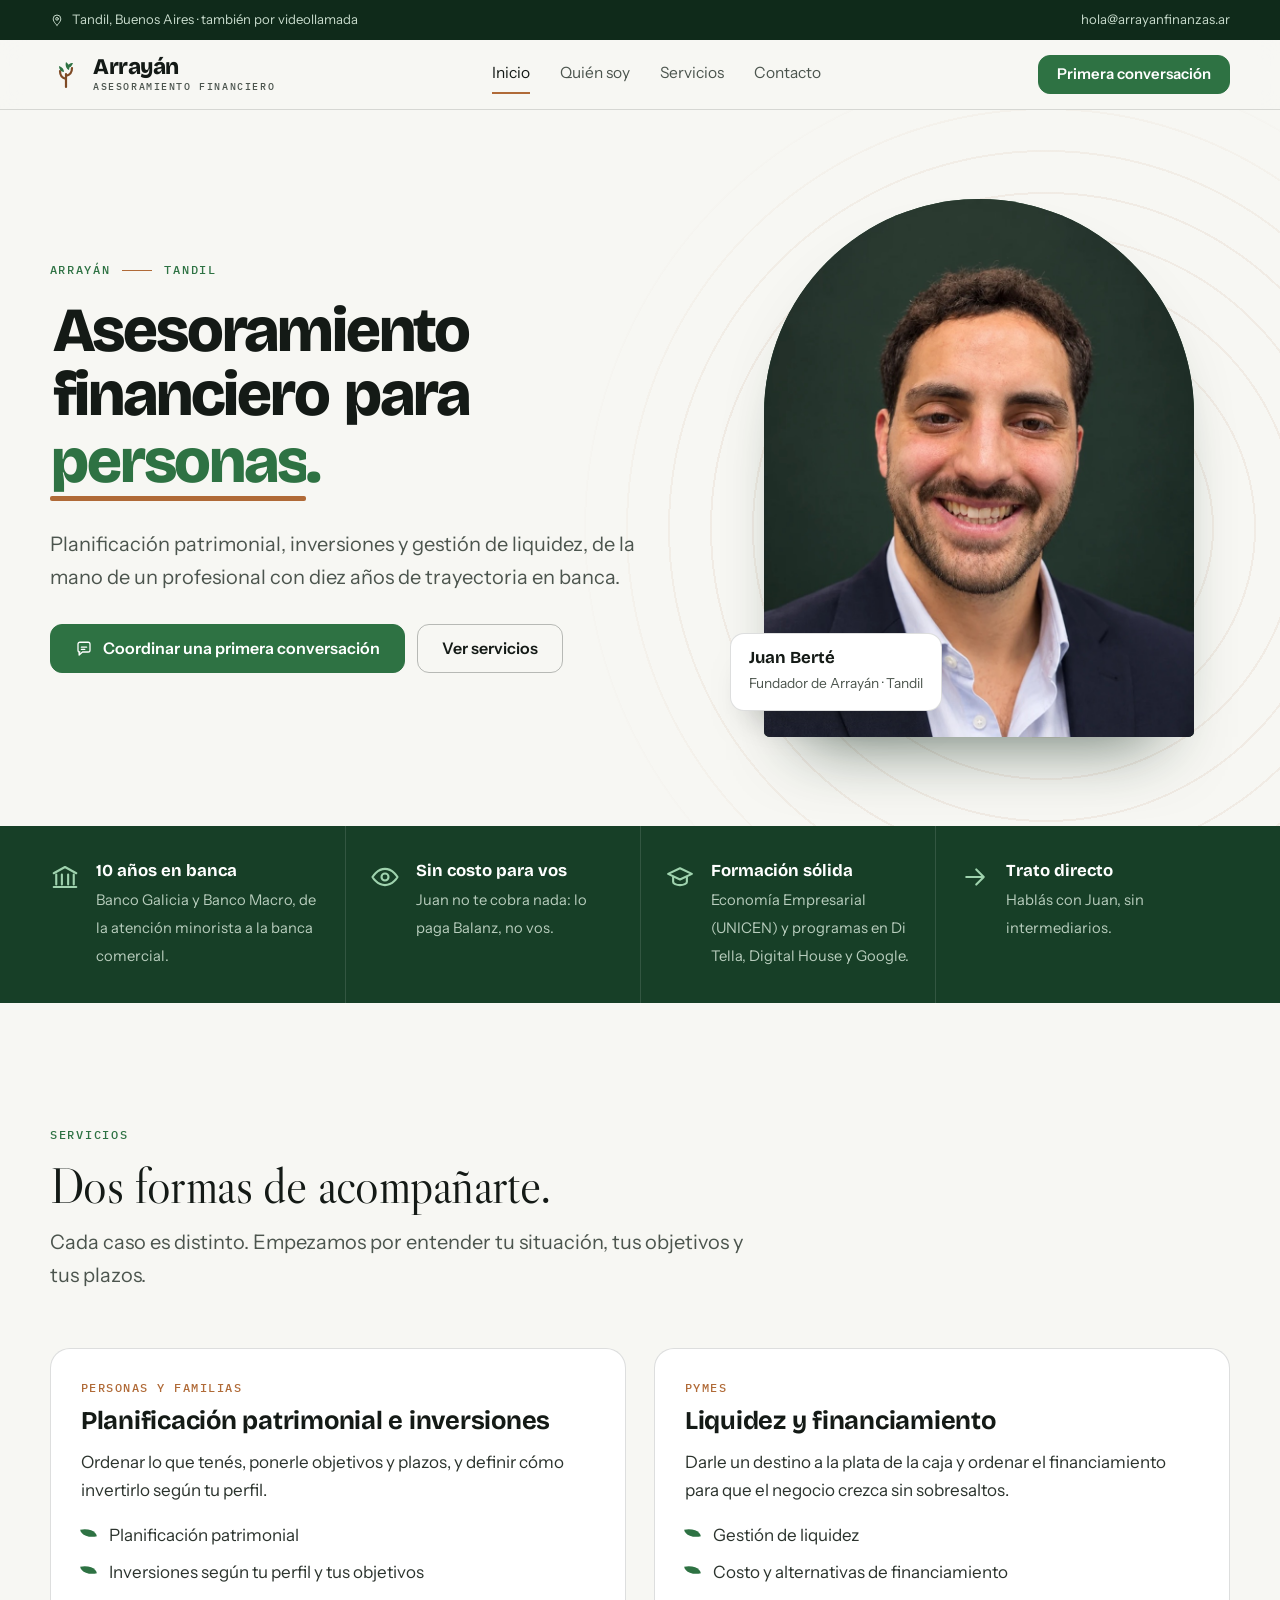
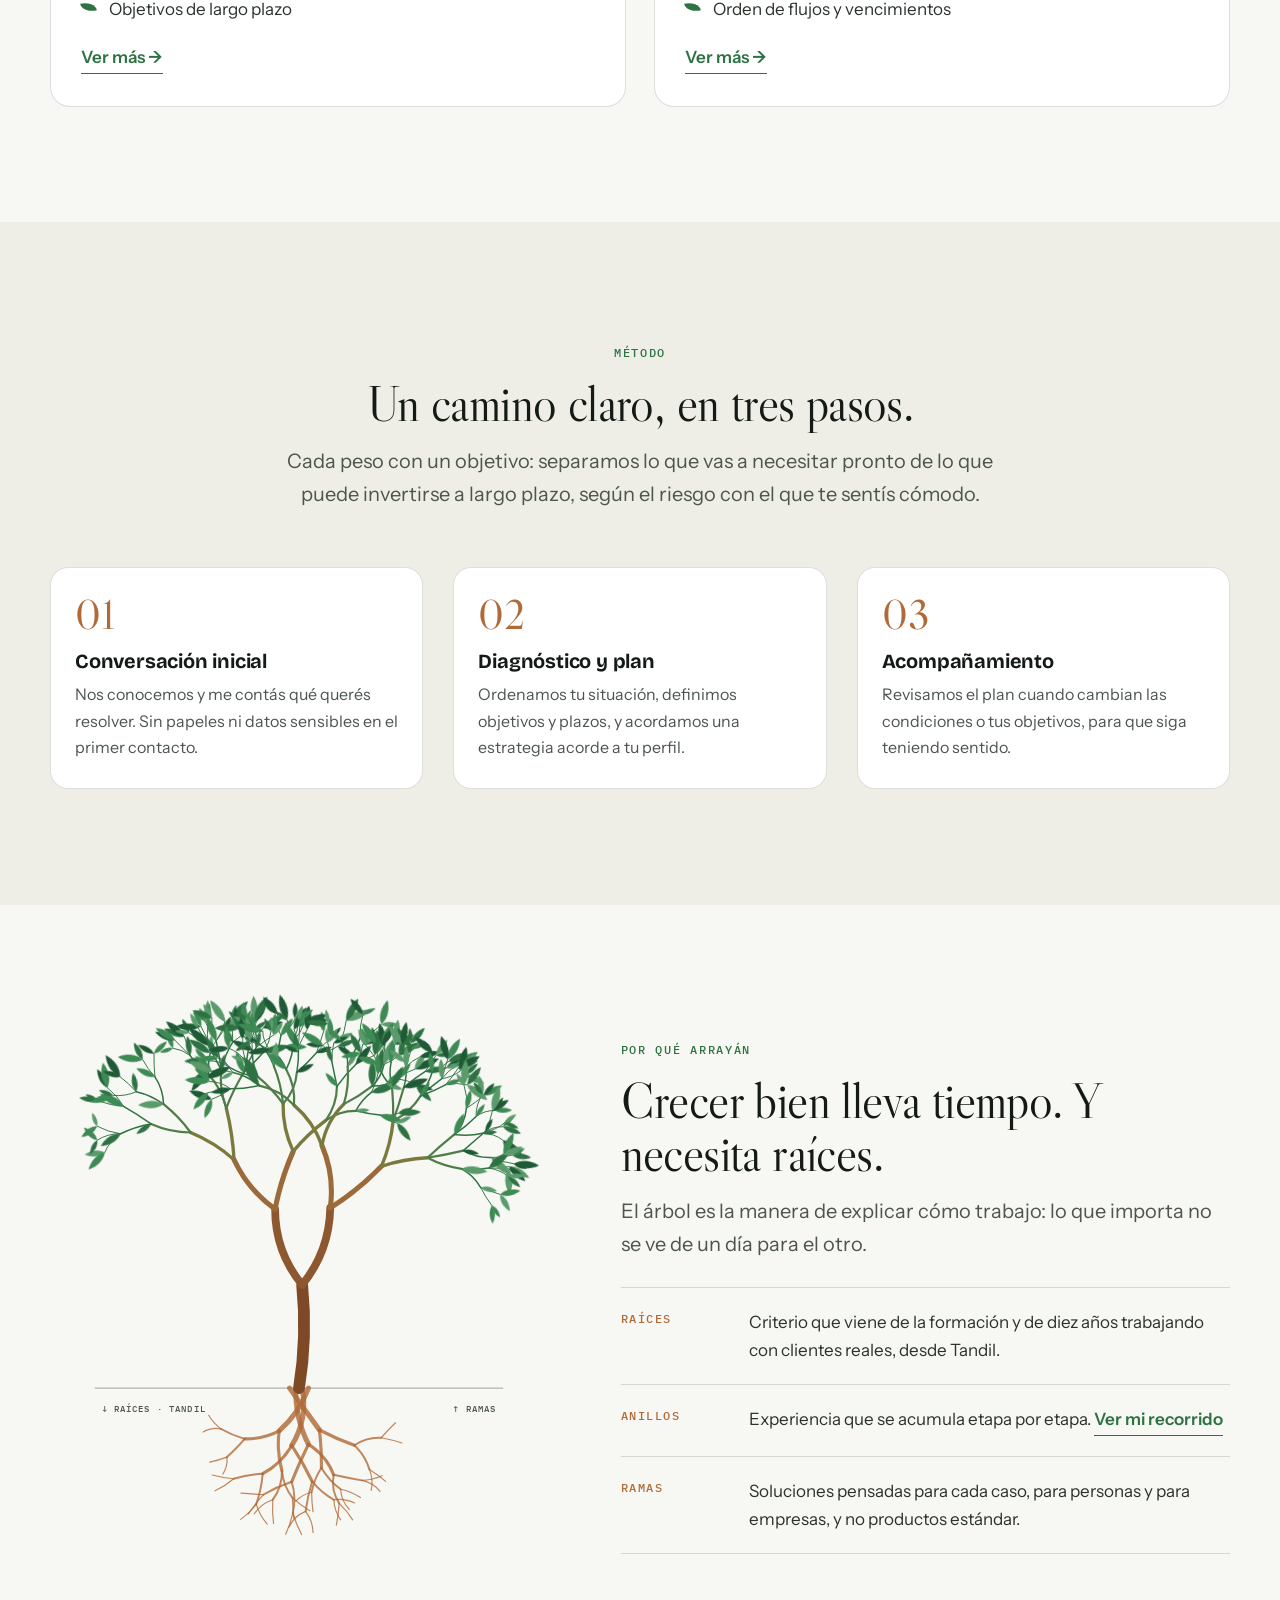
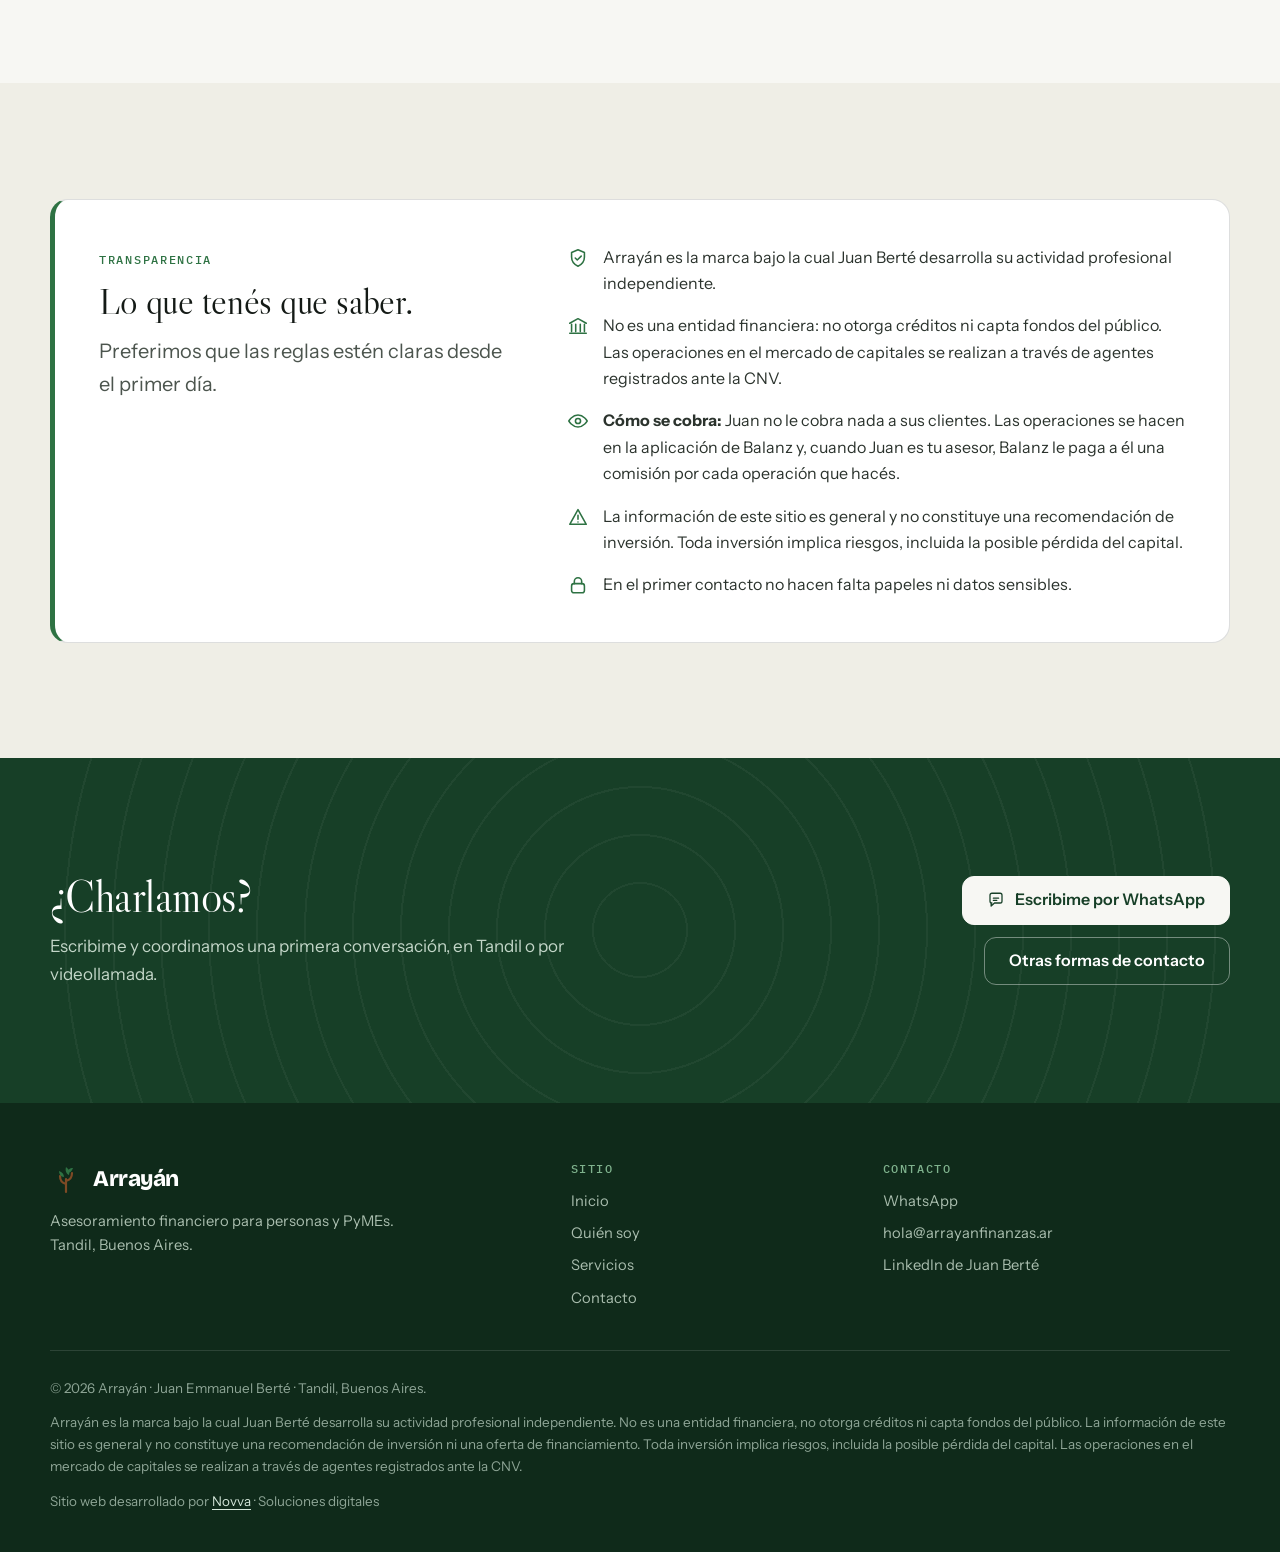
<file: index.html>
<!doctype html>
<html lang="es-AR">
<head>
<meta charset="utf-8">
<meta name="viewport" content="width=device-width,initial-scale=1,viewport-fit=cover">
<title>Arrayán · Asesoramiento financiero en Tandil</title>
<meta name="description" content="Arrayán: asesoramiento financiero en Tandil. Juan Berté acompaña a personas y PyMEs en planificación patrimonial, inversiones y gestión de liquidez.">
<meta property="og:title" content="Arrayán · Asesoramiento financiero en Tandil">
<meta property="og:description" content="Arrayán: asesoramiento financiero en Tandil. Juan Berté acompaña a personas y PyMEs en planificación patrimonial, inversiones y gestión de liquidez.">
<meta property="og:type" content="website">
<meta property="og:locale" content="es_AR">
<meta name="theme-color" content="#173f27">
<!-- BORRADOR: sacar este noindex cuando el sitio se publique de verdad en el dominio de Juan. -->
<meta name="robots" content="noindex,nofollow">
<!-- BORRADOR (no publicado). og:image, og:url, canonical y JSON-LD: completar cuando se defina el despliegue. -->
<script>document.documentElement.classList.add('js')</script>
<link rel="preconnect" href="https://fonts.googleapis.com">
<link rel="preconnect" href="https://fonts.gstatic.com" crossorigin>
<link href="https://fonts.googleapis.com/css2?family=Bricolage+Grotesque:opsz,wght@12..96,500;12..96,700;12..96,800&family=Instrument+Sans:wght@400;500;600&family=IBM+Plex+Mono:wght@400;500&family=Libre+Caslon+Display&display=swap" rel="stylesheet">
<link rel="stylesheet" href="assets/site.css">
</head>
<body>
<div class="topbar"><div class="wrap">
  <span><svg viewBox="0 0 24 24" fill="none" stroke="currentColor" stroke-width="1.7" stroke-linecap="round" stroke-linejoin="round" aria-hidden="true"><path d="M12 21s-6.5-5.6-6.5-11a6.5 6.5 0 0 1 13 0c0 5.4-6.5 11-6.5 11z"/><circle cx="12" cy="10" r="2.3"/></svg> Tandil, Buenos Aires · también por videollamada</span>
  <span><a href="mailto:hola@arrayanfinanzas.ar">hola@arrayanfinanzas.ar</a></span>
</div></div>
<header class="nav" id="nav">
  <div class="wrap">
    <a class="brand" href="index.html" aria-label="Arrayán, inicio"><svg viewBox="0 0 32 32" aria-hidden="true"><path d="M16 29V16M16 21c-4-1-6-4-6-8M16 18c4-1 6-4 6-8" fill="none" stroke="#7e4a25" stroke-width="2.2" stroke-linecap="round"/><path d="M16 4c3 2 4 5 3 8-3-1-4-5-3-8zM9 8c3 1 5 3 5 6-3 0-5-3-5-6zM23 5c-1 3-3 5-6 5 0-3 3-5 6-5z" fill="#2E7243"/></svg><span>Arrayán<small>Asesoramiento financiero</small></span></a>
    <nav class="menu" aria-label="Principal"><a href="index.html" aria-current="page">Inicio</a><a href="juan.html">Quién soy</a><a href="servicios.html">Servicios</a><a href="contacto.html">Contacto</a></nav>
    <a class="btn sm nav-cta" href="contacto.html">Primera conversación</a>
    <button class="burger" id="burger" type="button" aria-label="Menú" aria-expanded="false" aria-controls="mobile-menu"><span></span></button>
  </div>
  <div class="mobile-menu" id="mobile-menu"><a href="index.html" aria-current="page">Inicio</a><a href="juan.html">Quién soy</a><a href="servicios.html">Servicios</a><a href="contacto.html">Contacto</a><a class="btn" href="contacto.html">Primera conversación</a></div>
</header>
<main>

<section class="hero">
  <div class="wrap hero-grid">
    <div>
      <span class="tag fade" style="--i:0"><span>Arrayán</span><i></i><span>Tandil</span></span>
      <h1 aria-label="Asesoramiento financiero para personas y PyMEs.">
        <span class="l1" aria-hidden="true"><span class="w"><span style="--i:0">Asesoramiento</span></span> <span class="w"><span style="--i:1">financiero</span></span> <span class="w"><span style="--i:2">para</span></span></span>
        <span class="rot" aria-hidden="true"><span class="rot-slot"><span class="rot-w">personas</span><span class="rot-w">familias</span><span class="rot-w">PyMEs</span><span class="rot-w on">personas y PyMEs</span></span><span class="rot-dot">.</span></span>
      </h1>
      <p class="lead fade" style="--i:2">Planificación patrimonial, inversiones y gestión de liquidez, de la mano de un profesional con diez años de trayectoria en banca.</p>
      <div class="cta fade" style="--i:3">
        <a class="btn" href="#" data-wa="home"><svg viewBox="0 0 24 24" fill="none" stroke="currentColor" stroke-width="1.7" stroke-linecap="round" stroke-linejoin="round" aria-hidden="true"><path d="M4 5.5A2.5 2.5 0 0 1 6.5 3h11A2.5 2.5 0 0 1 20 5.5v8a2.5 2.5 0 0 1-2.5 2.5H10l-4.5 4v-4H6.5A2.5 2.5 0 0 1 4 13.5z"/><path d="M8.5 9.5h7M8.5 12.5h4.5"/></svg> Coordinar una primera conversación</a>
        <a class="btn ghost" href="servicios.html">Ver servicios</a>
      </div>
    </div>
    <div class="hero-visual fade" style="--i:2">
      <svg class="hero-rings" viewBox="0 0 100 100" aria-hidden="true"><circle cx="50" cy="50" r="22" pathLength="1" style="--i:0"/><circle cx="50" cy="50" r="29" pathLength="1" style="--i:1"/><circle cx="50" cy="50" r="36" pathLength="1" style="--i:2"/><circle cx="50" cy="50" r="43" pathLength="1" style="--i:3"/><circle cx="50" cy="50" r="49" pathLength="1" style="--i:4"/></svg>
      <div class="photo"><img src="assets/juan.jpg" width="900" height="1599" alt="Juan Berté"></div>
      <div class="id-card"><b>Juan Berté</b><span>Fundador de Arrayán · Tandil</span></div>
    </div>
  </div>
</section>

<section class="trust" aria-label="Respaldo">
  <div class="wrap"><ul>
    <li><svg viewBox="0 0 24 24" fill="none" stroke="currentColor" stroke-width="1.7" stroke-linecap="round" stroke-linejoin="round" aria-hidden="true"><path d="M3 9l9-5 9 5"/><path d="M5 10v8M9.5 10v8M14.5 10v8M19 10v8M3 20h18"/></svg><div><b>10 años en banca</b><span>Banco Galicia y Banco Macro, de la atención minorista a la banca comercial.</span></div></li>
    <li><svg viewBox="0 0 24 24" fill="none" stroke="currentColor" stroke-width="1.7" stroke-linecap="round" stroke-linejoin="round" aria-hidden="true"><path d="M2 12s3.6-6.5 10-6.5S22 12 22 12s-3.6 6.5-10 6.5S2 12 2 12z"/><circle cx="12" cy="12" r="2.8"/></svg><div><b>Sin costo para vos</b><span>Juan no te cobra nada: lo paga Balanz, no vos.</span></div></li>
    <li><svg viewBox="0 0 24 24" fill="none" stroke="currentColor" stroke-width="1.7" stroke-linecap="round" stroke-linejoin="round" aria-hidden="true"><path d="M2.5 9.5L12 5l9.5 4.5L12 14z"/><path d="M6.5 11.8V16c0 1.2 2.5 2.5 5.5 2.5s5.5-1.3 5.5-2.5v-4.2"/></svg><div><b>Formación sólida</b><span>Economía Empresarial (UNICEN) y programas en Di Tella, Digital House y Google.</span></div></li>
    <li><svg viewBox="0 0 24 24" fill="none" stroke="currentColor" stroke-width="1.7" stroke-linecap="round" stroke-linejoin="round" aria-hidden="true"><path d="M5 12h14M13 6l6 6-6 6"/></svg><div><b>Trato directo</b><span>Hablás con Juan, sin intermediarios.</span></div></li>
  </ul></div>
</section>

<section class="sec">
  <div class="wrap">
    <div class="sec-head"><span class="tag rv">Servicios</span><h2 class="rv" style="--i:1">Dos formas de acompañarte.</h2><p class="lead rv" style="--i:2">Cada caso es distinto. Empezamos por entender tu situación, tus objetivos y tus plazos.</p></div>
    <div class="cards">
      <a class="card rv" href="servicios.html#personas">
        <span class="for">Personas y familias</span><h3>Planificación patrimonial e inversiones</h3>
        <p>Ordenar lo que tenés, ponerle objetivos y plazos, y definir cómo invertirlo según tu perfil.</p>
        <ul class="ticks"><li>Planificación patrimonial</li><li>Inversiones según tu perfil y tus objetivos</li><li>Objetivos de largo plazo</li></ul>
        <span class="lnk">Ver más →</span>
      </a>
      <a class="card rv" style="--i:2" href="servicios.html#pymes">
        <span class="for">PyMEs</span><h3>Liquidez y financiamiento</h3>
        <p>Darle un destino a la plata de la caja y ordenar el financiamiento para que el negocio crezca sin sobresaltos.</p>
        <ul class="ticks"><li>Gestión de liquidez</li><li>Costo y alternativas de financiamiento</li><li>Orden de flujos y vencimientos</li></ul>
        <span class="lnk">Ver más →</span>
      </a>
    </div>
  </div>
</section>

<section class="sec alt">
  <div class="wrap">
    <div class="sec-head c"><span class="tag rv">Método</span><h2 class="rv" style="--i:1">Un camino claro, en tres pasos.</h2><p class="lead rv" style="--i:2">Cada peso con un objetivo: separamos lo que vas a necesitar pronto de lo que puede invertirse a largo plazo, según el riesgo con el que te sentís cómodo.</p></div>
    <div class="steps3">
      <div class="rv"><h3>Conversación inicial</h3><p>Nos conocemos y me contás qué querés resolver. Sin papeles ni datos sensibles en el primer contacto.</p></div>
      <div class="rv" style="--i:1"><h3>Diagnóstico y plan</h3><p>Ordenamos tu situación, definimos objetivos y plazos, y acordamos una estrategia acorde a tu perfil.</p></div>
      <div class="rv" style="--i:2"><h3>Acompañamiento</h3><p>Revisamos el plan cuando cambian las condiciones o tus objetivos, para que siga teniendo sentido.</p></div>
    </div>
  </div>
</section>

<section class="sec">
  <div class="wrap why">
    <div class="tree-wrap" aria-hidden="true"><svg class="tree" viewBox="0 0 600 700"></svg></div>
    <div>
      <span class="tag rv">Por qué Arrayán</span>
      <h2 class="rv" style="--i:1">Crecer bien lleva tiempo. Y necesita raíces.</h2>
      <p class="lead rv" style="--i:2">El árbol es la manera de explicar cómo trabajo: lo que importa no se ve de un día para el otro.</p>
      <dl class="pillars rv" style="--i:3">
        <div><dt>Raíces</dt><dd>Criterio que viene de la formación y de diez años trabajando con clientes reales, desde Tandil.</dd></div>
        <div><dt>Anillos</dt><dd>Experiencia que se acumula etapa por etapa. <a class="lnk" href="juan.html#recorrido">Ver mi recorrido</a></dd></div>
        <div><dt>Ramas</dt><dd>Soluciones pensadas para cada caso, para personas y para empresas, y no productos estándar.</dd></div>
      </dl>
    </div>
  </div>
</section>

<section class="sec alt">
  <div class="wrap">
    <div class="legal-box rv">
      <div><span class="tag">Transparencia</span><h2>Lo que tenés que saber.</h2><p class="lead">Preferimos que las reglas estén claras desde el primer día.</p></div>
      <ul class="legal-list">
        <li><svg viewBox="0 0 24 24" fill="none" stroke="currentColor" stroke-width="1.7" stroke-linecap="round" stroke-linejoin="round" aria-hidden="true"><path d="M12 3l7 3v5c0 4.5-3 8.2-7 10-4-1.8-7-5.5-7-10V6z"/><path d="M9 12l2.2 2.2L15.5 10"/></svg><span>Arrayán es la marca bajo la cual Juan Berté desarrolla su actividad profesional independiente.</span></li>
        <li><svg viewBox="0 0 24 24" fill="none" stroke="currentColor" stroke-width="1.7" stroke-linecap="round" stroke-linejoin="round" aria-hidden="true"><path d="M3 9l9-5 9 5"/><path d="M5 10v8M9.5 10v8M14.5 10v8M19 10v8M3 20h18"/></svg><span>No es una entidad financiera: no otorga créditos ni capta fondos del público. Las operaciones en el mercado de capitales se realizan a través de agentes registrados ante la CNV.</span></li>
        <li><svg viewBox="0 0 24 24" fill="none" stroke="currentColor" stroke-width="1.7" stroke-linecap="round" stroke-linejoin="round" aria-hidden="true"><path d="M2 12s3.6-6.5 10-6.5S22 12 22 12s-3.6 6.5-10 6.5S2 12 2 12z"/><circle cx="12" cy="12" r="2.8"/></svg><span><b>Cómo se cobra:</b> Juan no le cobra nada a sus clientes. Las operaciones se hacen en la aplicación de Balanz y, cuando Juan es tu asesor, Balanz le paga a él una comisión por cada operación que hacés.</span></li>
        <li><svg viewBox="0 0 24 24" fill="none" stroke="currentColor" stroke-width="1.7" stroke-linecap="round" stroke-linejoin="round" aria-hidden="true"><path d="M12 4l9 16H3z"/><path d="M12 10v4.5M12 17.4v.1"/></svg><span>La información de este sitio es general y no constituye una recomendación de inversión. Toda inversión implica riesgos, incluida la posible pérdida del capital.</span></li>
        <li><svg viewBox="0 0 24 24" fill="none" stroke="currentColor" stroke-width="1.7" stroke-linecap="round" stroke-linejoin="round" aria-hidden="true"><rect x="5" y="10.5" width="14" height="10" rx="2.5"/><path d="M8 10.5V8a4 4 0 0 1 8 0v2.5"/></svg><span>En el primer contacto no hacen falta papeles ni datos sensibles.</span></li>
      </ul>
    </div>
  </div>
</section>
<section class="sec band">
  <div class="wrap">
    <div class="rv"><h2>¿Charlamos?</h2><p>Escribime y coordinamos una primera conversación, en Tandil o por videollamada.</p></div>
    <div class="cta rv" style="--i:1">
      <a class="btn" href="#" data-wa="home"><svg viewBox="0 0 24 24" fill="none" stroke="currentColor" stroke-width="1.7" stroke-linecap="round" stroke-linejoin="round" aria-hidden="true"><path d="M4 5.5A2.5 2.5 0 0 1 6.5 3h11A2.5 2.5 0 0 1 20 5.5v8a2.5 2.5 0 0 1-2.5 2.5H10l-4.5 4v-4H6.5A2.5 2.5 0 0 1 4 13.5z"/><path d="M8.5 9.5h7M8.5 12.5h4.5"/></svg> Escribime por WhatsApp</a>
      <a class="btn ghost" href="contacto.html">Otras formas de contacto</a>
    </div>
  </div>
</section>
</main>
<footer>
  <div class="wrap">
    <div class="fgrid">
      <div>
        <a class="brand" href="index.html"><svg viewBox="0 0 32 32" aria-hidden="true"><path d="M16 29V16M16 21c-4-1-6-4-6-8M16 18c4-1 6-4 6-8" fill="none" stroke="#7e4a25" stroke-width="2.2" stroke-linecap="round"/><path d="M16 4c3 2 4 5 3 8-3-1-4-5-3-8zM9 8c3 1 5 3 5 6-3 0-5-3-5-6zM23 5c-1 3-3 5-6 5 0-3 3-5 6-5z" fill="#2E7243"/></svg><span>Arrayán</span></a>
        <p>Asesoramiento financiero para personas y PyMEs.<br>Tandil, Buenos Aires.</p>
      </div>
      <div>
        <h4>Sitio</h4>
        <ul><li><a href="index.html">Inicio</a></li><li><a href="juan.html">Quién soy</a></li><li><a href="servicios.html">Servicios</a></li><li><a href="contacto.html">Contacto</a></li></ul>
      </div>
      <div>
        <h4>Contacto</h4>
        <ul>
          <li><a href="#" data-wa="home">WhatsApp</a></li>
          <li><a href="mailto:hola@arrayanfinanzas.ar">hola@arrayanfinanzas.ar</a></li>
          <li><a href="https://www.linkedin.com/in/juan-bert%C3%A9-9b8617164/" target="_blank" rel="noopener">LinkedIn de Juan Berté</a></li>
        </ul>
      </div>
    </div>
    <div class="flegal">
      <p><a class="priv" href="gestion.html" rel="nofollow">©</a> 2026 Arrayán · Juan Emmanuel Berté · Tandil, Buenos Aires.</p>
      <p>Arrayán es la marca bajo la cual Juan Berté desarrolla su actividad profesional independiente. No es una entidad financiera, no otorga créditos ni capta fondos del público. La información de este sitio es general y no constituye una recomendación de inversión ni una oferta de financiamiento. Toda inversión implica riesgos, incluida la posible pérdida del capital. Las operaciones en el mercado de capitales se realizan a través de agentes registrados ante la CNV.</p>
      <p class="credit">Sitio web desarrollado por <a href="https://www.novva.com.ar/" target="_blank" rel="noopener">Novva</a> · Soluciones digitales</p>
      <!-- A CONFIRMAR CON JUAN / ASESOR LEGAL: (1) situación de matrícula o registro CNV (hoy se asume que no tiene); (2) si cobrar de Balanz una comisión por cada operación de los clientes requiere algún registro o figura (agente productor / asesor) y cómo debe decirse; (3) no se publica el porcentaje de comisión hasta tenerlo confirmado. -->
    </div>
  </div>
</footer>
<script src="assets/site.js"></script>
</body>
</html>
</file>
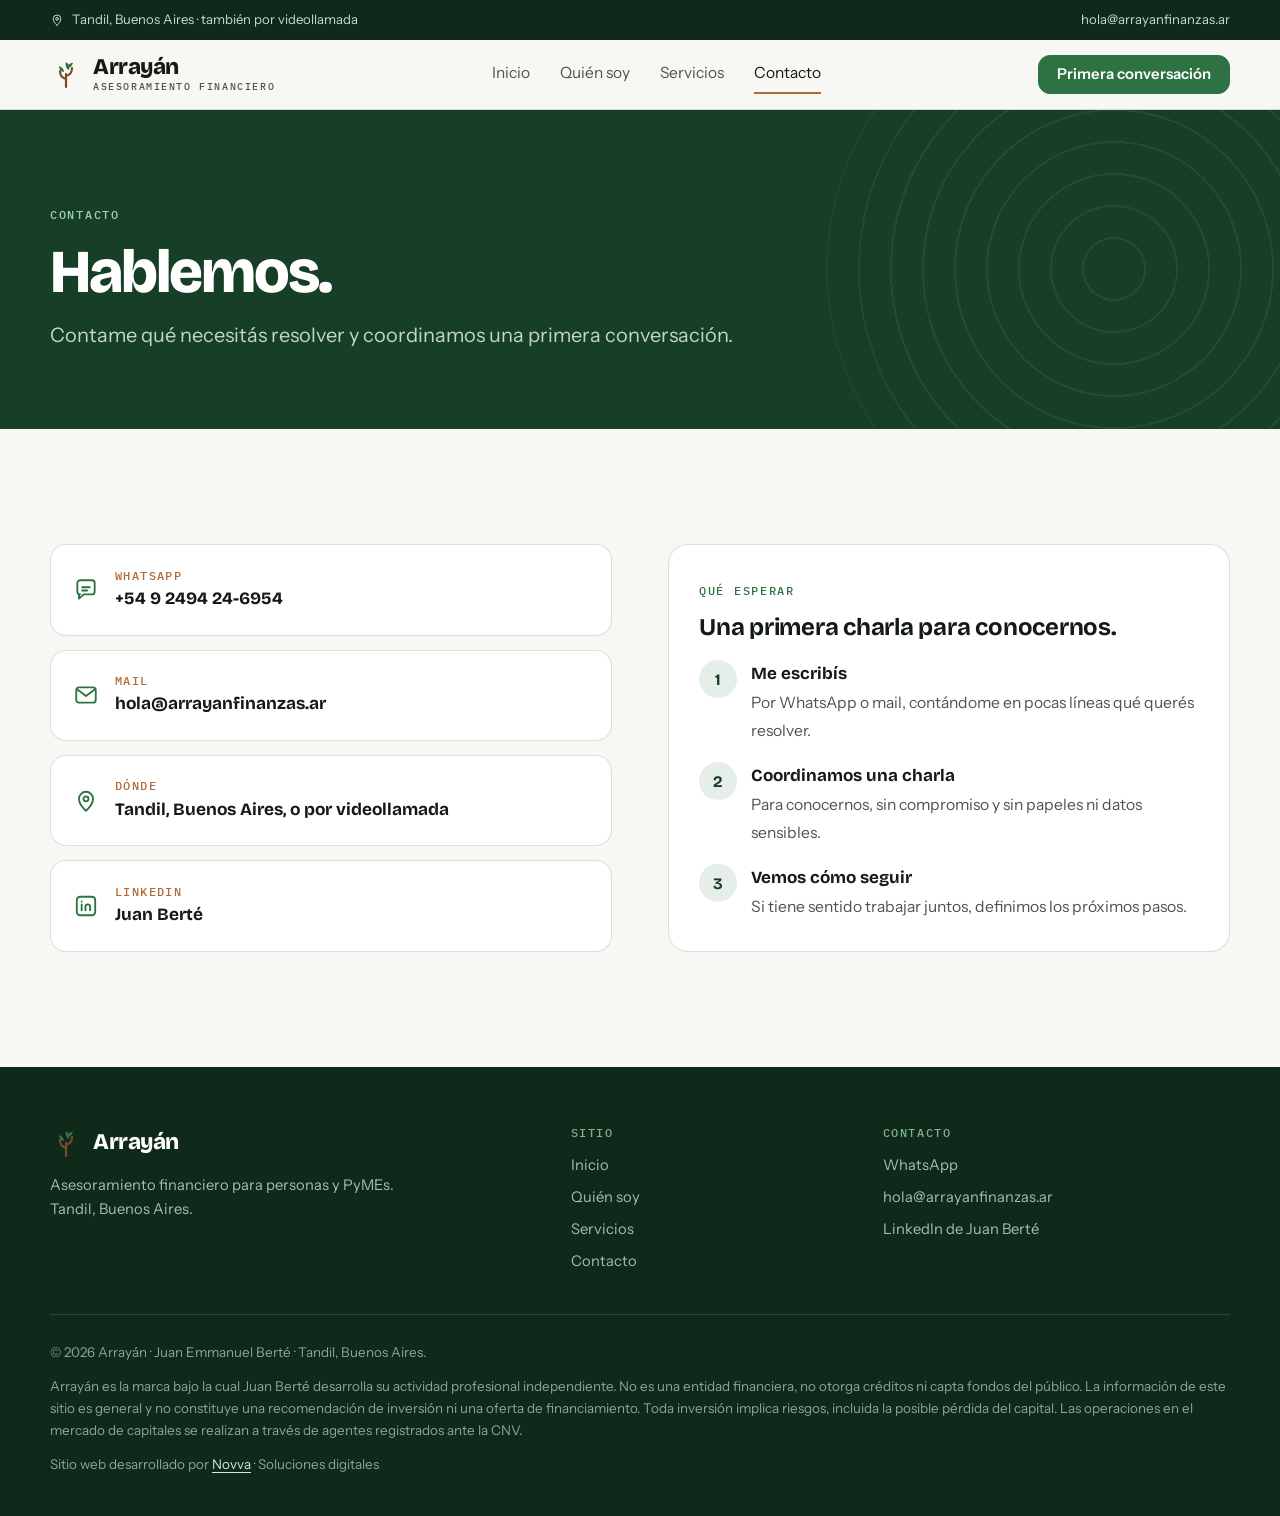
<file: contacto.html>
<!doctype html>
<html lang="es-AR">
<head>
<meta charset="utf-8">
<meta name="viewport" content="width=device-width,initial-scale=1,viewport-fit=cover">
<title>Contacto · Arrayán</title>
<meta name="description" content="Escribile a Juan Berté por WhatsApp o mail para coordinar una primera conversación. Tandil, Buenos Aires, o videollamada.">
<meta property="og:title" content="Contacto · Arrayán">
<meta property="og:description" content="Escribile a Juan Berté por WhatsApp o mail para coordinar una primera conversación. Tandil, Buenos Aires, o videollamada.">
<meta property="og:type" content="website">
<meta property="og:locale" content="es_AR">
<meta name="theme-color" content="#173f27">
<!-- BORRADOR: sacar este noindex cuando el sitio se publique de verdad en el dominio de Juan. -->
<meta name="robots" content="noindex,nofollow">
<!-- BORRADOR (no publicado). og:image, og:url, canonical y JSON-LD: completar cuando se defina el despliegue. -->
<script>document.documentElement.classList.add('js')</script>
<link rel="preconnect" href="https://fonts.googleapis.com">
<link rel="preconnect" href="https://fonts.gstatic.com" crossorigin>
<link href="https://fonts.googleapis.com/css2?family=Bricolage+Grotesque:opsz,wght@12..96,500;12..96,700;12..96,800&family=Instrument+Sans:wght@400;500;600&family=IBM+Plex+Mono:wght@400;500&family=Libre+Caslon+Display&display=swap" rel="stylesheet">
<link rel="stylesheet" href="assets/site.css">
</head>
<body>
<div class="topbar"><div class="wrap">
  <span><svg viewBox="0 0 24 24" fill="none" stroke="currentColor" stroke-width="1.7" stroke-linecap="round" stroke-linejoin="round" aria-hidden="true"><path d="M12 21s-6.5-5.6-6.5-11a6.5 6.5 0 0 1 13 0c0 5.4-6.5 11-6.5 11z"/><circle cx="12" cy="10" r="2.3"/></svg> Tandil, Buenos Aires · también por videollamada</span>
  <span><a href="mailto:hola@arrayanfinanzas.ar">hola@arrayanfinanzas.ar</a></span>
</div></div>
<header class="nav" id="nav">
  <div class="wrap">
    <a class="brand" href="index.html" aria-label="Arrayán, inicio"><svg viewBox="0 0 32 32" aria-hidden="true"><path d="M16 29V16M16 21c-4-1-6-4-6-8M16 18c4-1 6-4 6-8" fill="none" stroke="#7e4a25" stroke-width="2.2" stroke-linecap="round"/><path d="M16 4c3 2 4 5 3 8-3-1-4-5-3-8zM9 8c3 1 5 3 5 6-3 0-5-3-5-6zM23 5c-1 3-3 5-6 5 0-3 3-5 6-5z" fill="#2E7243"/></svg><span>Arrayán<small>Asesoramiento financiero</small></span></a>
    <nav class="menu" aria-label="Principal"><a href="index.html">Inicio</a><a href="juan.html">Quién soy</a><a href="servicios.html">Servicios</a><a href="contacto.html" aria-current="page">Contacto</a></nav>
    <a class="btn sm nav-cta" href="contacto.html">Primera conversación</a>
    <button class="burger" id="burger" type="button" aria-label="Menú" aria-expanded="false" aria-controls="mobile-menu"><span></span></button>
  </div>
  <div class="mobile-menu" id="mobile-menu"><a href="index.html">Inicio</a><a href="juan.html">Quién soy</a><a href="servicios.html">Servicios</a><a href="contacto.html" aria-current="page">Contacto</a><a class="btn" href="contacto.html">Primera conversación</a></div>
</header>
<main>

<section class="phead">
  <div class="wrap"><span class="tag">Contacto</span><h1 class="fade" style="--i:0">Hablemos.</h1><p class="lead fade" style="--i:1">Contame qué necesitás resolver y coordinamos una primera conversación.</p></div>
</section>

<section class="sec">
  <div class="wrap contact">
    <div class="chan rv">
      <a href="#" data-wa="home"><svg viewBox="0 0 24 24" fill="none" stroke="currentColor" stroke-width="1.7" stroke-linecap="round" stroke-linejoin="round" aria-hidden="true"><path d="M4 5.5A2.5 2.5 0 0 1 6.5 3h11A2.5 2.5 0 0 1 20 5.5v8a2.5 2.5 0 0 1-2.5 2.5H10l-4.5 4v-4H6.5A2.5 2.5 0 0 1 4 13.5z"/><path d="M8.5 9.5h7M8.5 12.5h4.5"/></svg><span><small>WhatsApp</small><b>+54 9 2494 24-6954</b></span></a>
      <a href="mailto:hola@arrayanfinanzas.ar?subject=Consulta%20desde%20la%20web%20%C2%B7%20Array%C3%A1n"><svg viewBox="0 0 24 24" fill="none" stroke="currentColor" stroke-width="1.7" stroke-linecap="round" stroke-linejoin="round" aria-hidden="true"><rect x="3" y="5" width="18" height="14" rx="2.5"/><path d="M4 7l8 6 8-6"/></svg><span><small>Mail</small><b>hola@arrayanfinanzas.ar</b></span></a>
      <div><svg viewBox="0 0 24 24" fill="none" stroke="currentColor" stroke-width="1.7" stroke-linecap="round" stroke-linejoin="round" aria-hidden="true"><path d="M12 21s-6.5-5.6-6.5-11a6.5 6.5 0 0 1 13 0c0 5.4-6.5 11-6.5 11z"/><circle cx="12" cy="10" r="2.3"/></svg><span><small>Dónde</small><b>Tandil, Buenos Aires, o por videollamada</b></span></div>
      <a href="https://www.linkedin.com/in/juan-bert%C3%A9-9b8617164/" target="_blank" rel="noopener"><svg viewBox="0 0 24 24" fill="none" stroke="currentColor" stroke-width="1.7" stroke-linecap="round" stroke-linejoin="round" aria-hidden="true"><rect x="3.5" y="3.5" width="17" height="17" rx="3"/><path d="M8 10.5V16M8 7.8v.1M11.5 16v-3.2c0-1.4 1-2.3 2.2-2.3s2.1.9 2.1 2.3V16"/></svg><span><small>LinkedIn</small><b>Juan Berté</b></span></a>
    </div>
    <div class="expect rv" style="--i:1">
      <span class="tag">Qué esperar</span>
      <h3 style="font-size:1.5rem;margin-top:10px">Una primera charla para conocernos.</h3>
      <ol>
        <li><div><b>Me escribís</b><span>Por WhatsApp o mail, contándome en pocas líneas qué querés resolver.</span></div></li>
        <li><div><b>Coordinamos una charla</b><span>Para conocernos, sin compromiso y sin papeles ni datos sensibles.</span></div></li>
        <li><div><b>Vemos cómo seguir</b><span>Si tiene sentido trabajar juntos, definimos los próximos pasos.</span></div></li>
      </ol>
    </div>
  </div>
</section>
</main>
<footer>
  <div class="wrap">
    <div class="fgrid">
      <div>
        <a class="brand" href="index.html"><svg viewBox="0 0 32 32" aria-hidden="true"><path d="M16 29V16M16 21c-4-1-6-4-6-8M16 18c4-1 6-4 6-8" fill="none" stroke="#7e4a25" stroke-width="2.2" stroke-linecap="round"/><path d="M16 4c3 2 4 5 3 8-3-1-4-5-3-8zM9 8c3 1 5 3 5 6-3 0-5-3-5-6zM23 5c-1 3-3 5-6 5 0-3 3-5 6-5z" fill="#2E7243"/></svg><span>Arrayán</span></a>
        <p>Asesoramiento financiero para personas y PyMEs.<br>Tandil, Buenos Aires.</p>
      </div>
      <div>
        <h4>Sitio</h4>
        <ul><li><a href="index.html">Inicio</a></li><li><a href="juan.html">Quién soy</a></li><li><a href="servicios.html">Servicios</a></li><li><a href="contacto.html">Contacto</a></li></ul>
      </div>
      <div>
        <h4>Contacto</h4>
        <ul>
          <li><a href="#" data-wa="home">WhatsApp</a></li>
          <li><a href="mailto:hola@arrayanfinanzas.ar">hola@arrayanfinanzas.ar</a></li>
          <li><a href="https://www.linkedin.com/in/juan-bert%C3%A9-9b8617164/" target="_blank" rel="noopener">LinkedIn de Juan Berté</a></li>
        </ul>
      </div>
    </div>
    <div class="flegal">
      <p><a class="priv" href="gestion.html" rel="nofollow">©</a> 2026 Arrayán · Juan Emmanuel Berté · Tandil, Buenos Aires.</p>
      <p>Arrayán es la marca bajo la cual Juan Berté desarrolla su actividad profesional independiente. No es una entidad financiera, no otorga créditos ni capta fondos del público. La información de este sitio es general y no constituye una recomendación de inversión ni una oferta de financiamiento. Toda inversión implica riesgos, incluida la posible pérdida del capital. Las operaciones en el mercado de capitales se realizan a través de agentes registrados ante la CNV.</p>
      <p class="credit">Sitio web desarrollado por <a href="https://www.novva.com.ar/" target="_blank" rel="noopener">Novva</a> · Soluciones digitales</p>
      <!-- A CONFIRMAR CON JUAN / ASESOR LEGAL: (1) situación de matrícula o registro CNV (hoy se asume que no tiene); (2) si cobrar de Balanz una comisión por cada operación de los clientes requiere algún registro o figura (agente productor / asesor) y cómo debe decirse; (3) no se publica el porcentaje de comisión hasta tenerlo confirmado. -->
    </div>
  </div>
</footer>
<script src="assets/site.js"></script>
</body>
</html>
</file>
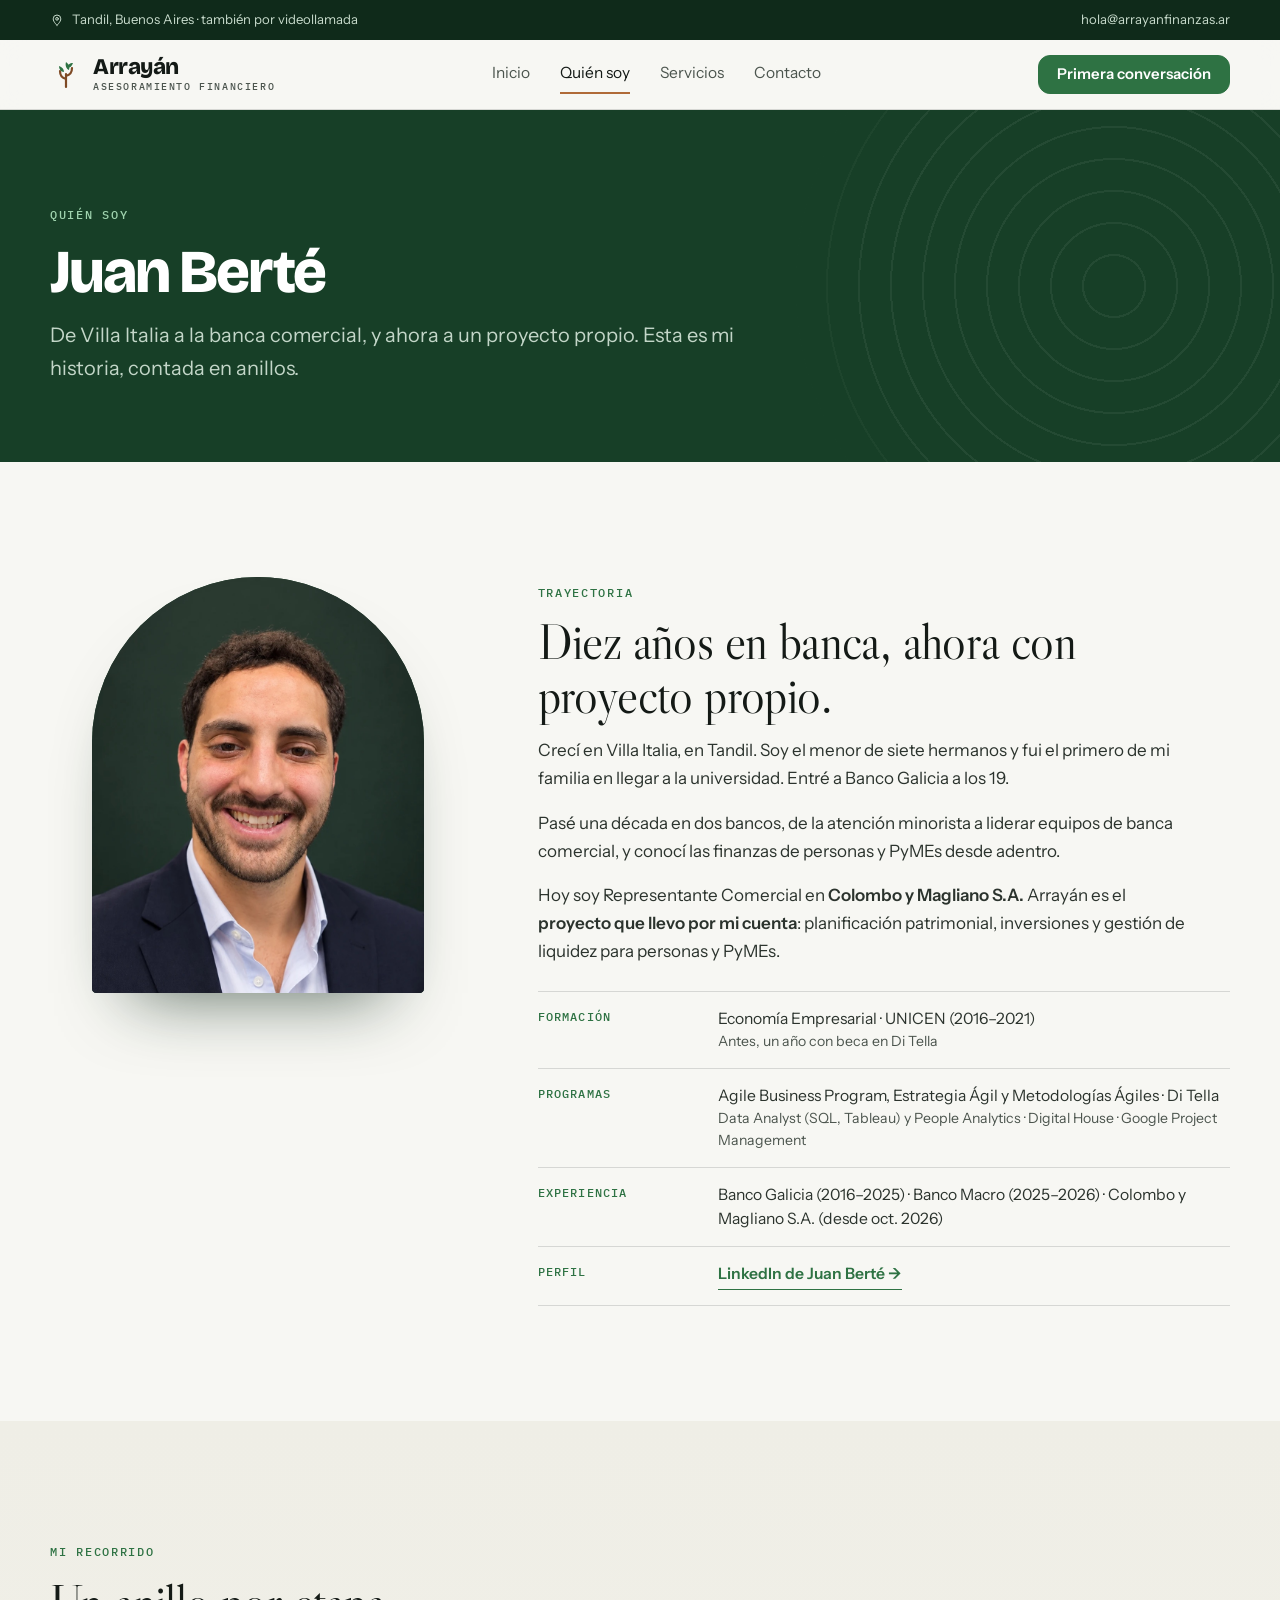
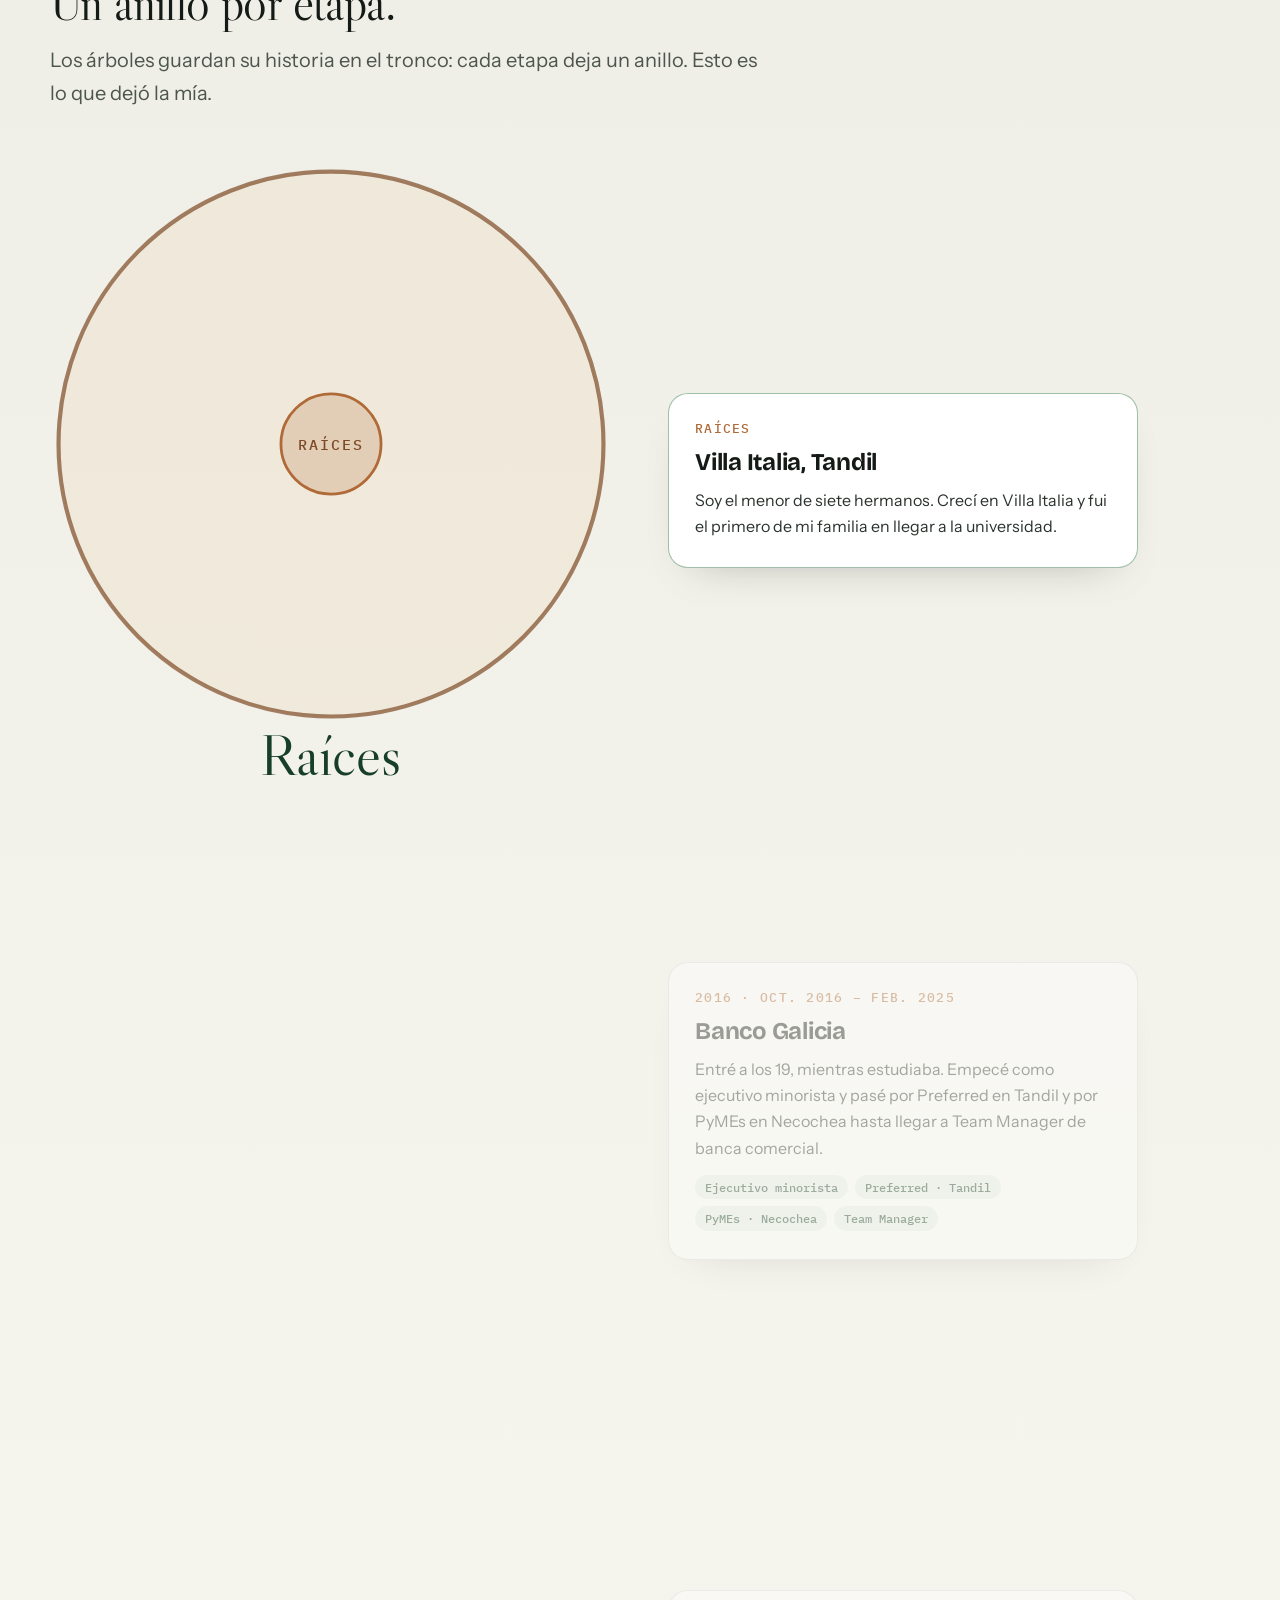
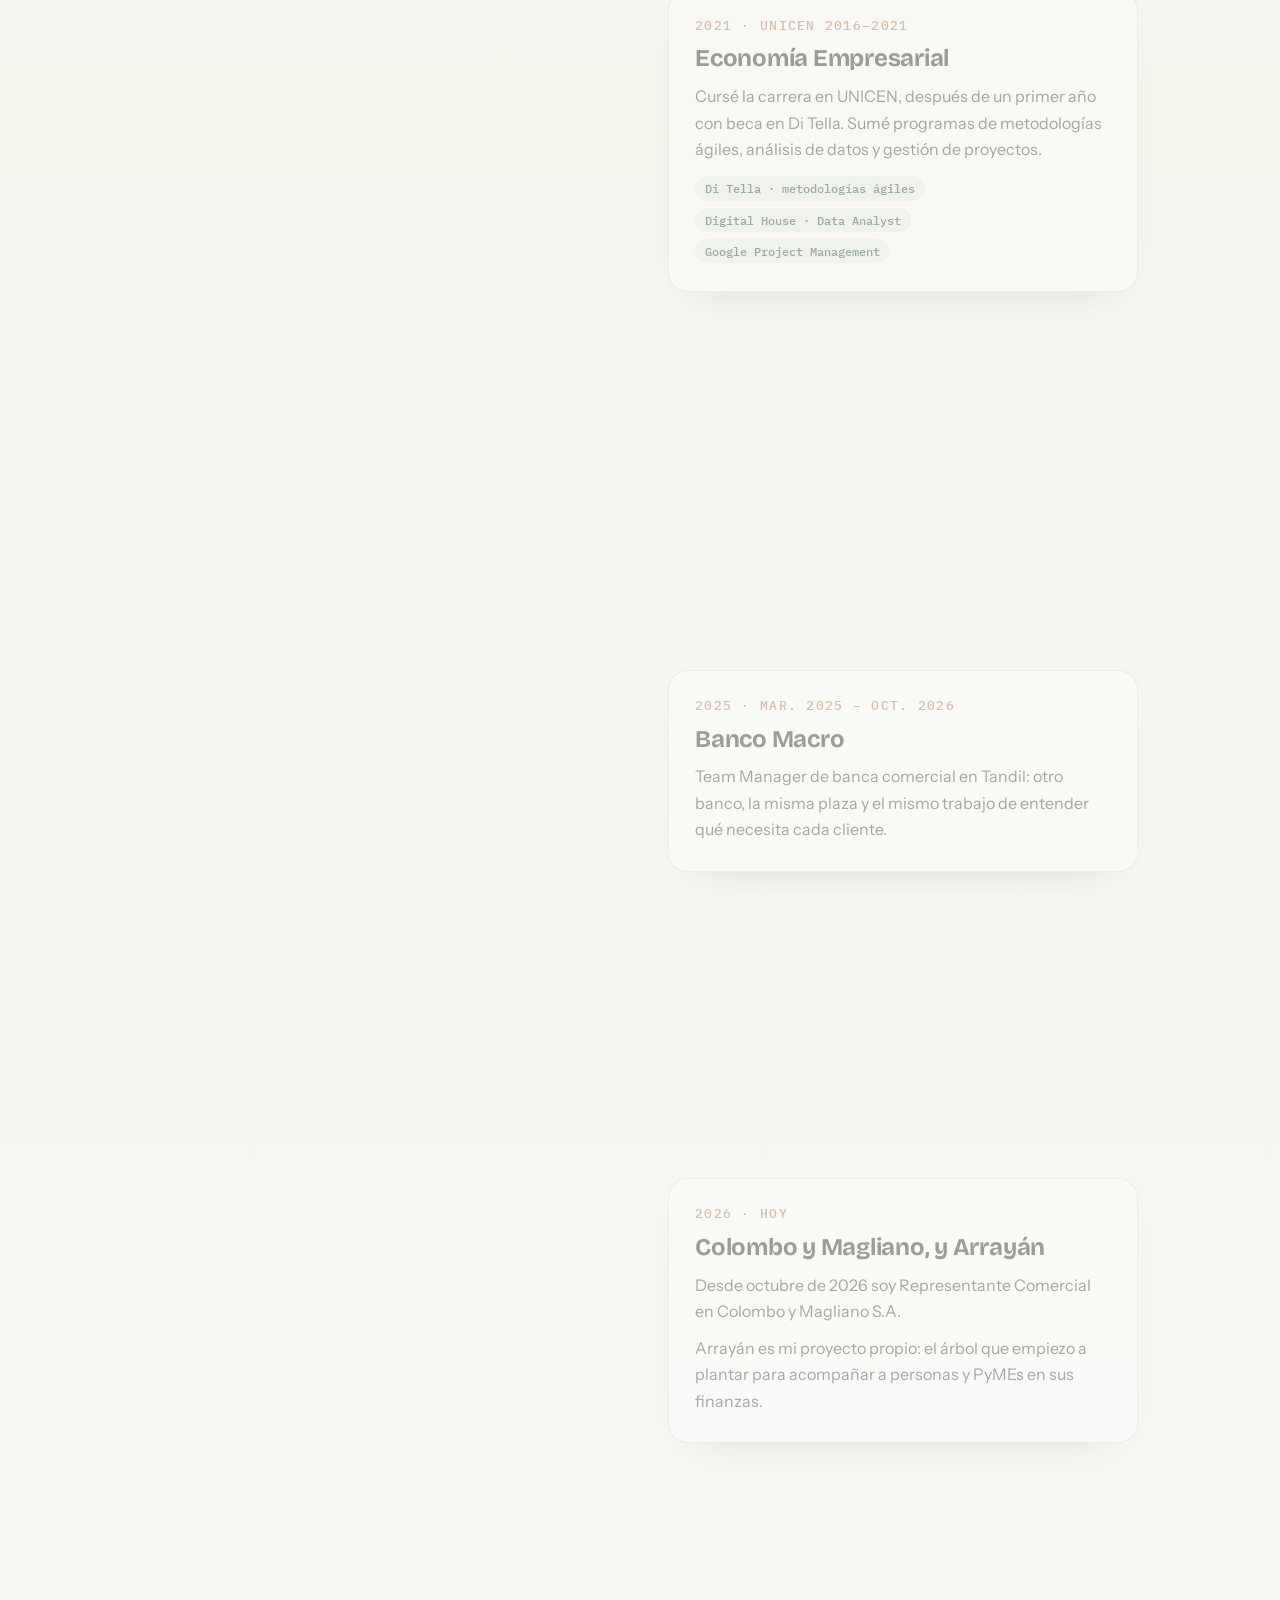
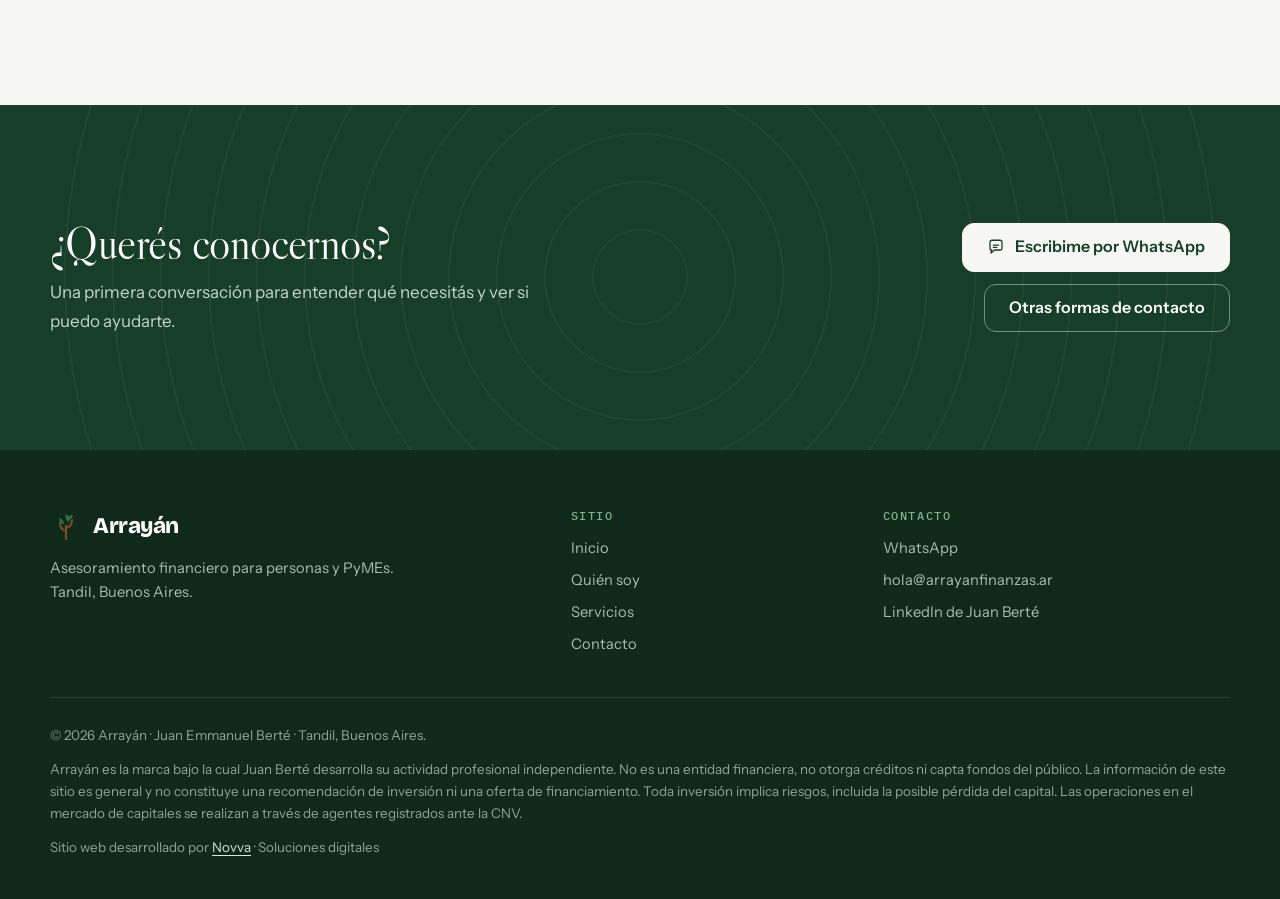
<file: juan.html>
<!doctype html>
<html lang="es-AR">
<head>
<meta charset="utf-8">
<meta name="viewport" content="width=device-width,initial-scale=1,viewport-fit=cover">
<title>Quién soy · Arrayán</title>
<meta name="description" content="Juan Berté: diez años en banca, formación en Economía Empresarial (UNICEN) y un proyecto propio de asesoramiento financiero en Tandil.">
<meta property="og:title" content="Quién soy · Arrayán">
<meta property="og:description" content="Juan Berté: diez años en banca, formación en Economía Empresarial (UNICEN) y un proyecto propio de asesoramiento financiero en Tandil.">
<meta property="og:type" content="website">
<meta property="og:locale" content="es_AR">
<meta name="theme-color" content="#173f27">
<!-- BORRADOR: sacar este noindex cuando el sitio se publique de verdad en el dominio de Juan. -->
<meta name="robots" content="noindex,nofollow">
<!-- BORRADOR (no publicado). og:image, og:url, canonical y JSON-LD: completar cuando se defina el despliegue. -->
<script>document.documentElement.classList.add('js')</script>
<link rel="preconnect" href="https://fonts.googleapis.com">
<link rel="preconnect" href="https://fonts.gstatic.com" crossorigin>
<link href="https://fonts.googleapis.com/css2?family=Bricolage+Grotesque:opsz,wght@12..96,500;12..96,700;12..96,800&family=Instrument+Sans:wght@400;500;600&family=IBM+Plex+Mono:wght@400;500&family=Libre+Caslon+Display&display=swap" rel="stylesheet">
<link rel="stylesheet" href="assets/site.css">
</head>
<body>
<div class="topbar"><div class="wrap">
  <span><svg viewBox="0 0 24 24" fill="none" stroke="currentColor" stroke-width="1.7" stroke-linecap="round" stroke-linejoin="round" aria-hidden="true"><path d="M12 21s-6.5-5.6-6.5-11a6.5 6.5 0 0 1 13 0c0 5.4-6.5 11-6.5 11z"/><circle cx="12" cy="10" r="2.3"/></svg> Tandil, Buenos Aires · también por videollamada</span>
  <span><a href="mailto:hola@arrayanfinanzas.ar">hola@arrayanfinanzas.ar</a></span>
</div></div>
<header class="nav" id="nav">
  <div class="wrap">
    <a class="brand" href="index.html" aria-label="Arrayán, inicio"><svg viewBox="0 0 32 32" aria-hidden="true"><path d="M16 29V16M16 21c-4-1-6-4-6-8M16 18c4-1 6-4 6-8" fill="none" stroke="#7e4a25" stroke-width="2.2" stroke-linecap="round"/><path d="M16 4c3 2 4 5 3 8-3-1-4-5-3-8zM9 8c3 1 5 3 5 6-3 0-5-3-5-6zM23 5c-1 3-3 5-6 5 0-3 3-5 6-5z" fill="#2E7243"/></svg><span>Arrayán<small>Asesoramiento financiero</small></span></a>
    <nav class="menu" aria-label="Principal"><a href="index.html">Inicio</a><a href="juan.html" aria-current="page">Quién soy</a><a href="servicios.html">Servicios</a><a href="contacto.html">Contacto</a></nav>
    <a class="btn sm nav-cta" href="contacto.html">Primera conversación</a>
    <button class="burger" id="burger" type="button" aria-label="Menú" aria-expanded="false" aria-controls="mobile-menu"><span></span></button>
  </div>
  <div class="mobile-menu" id="mobile-menu"><a href="index.html">Inicio</a><a href="juan.html" aria-current="page">Quién soy</a><a href="servicios.html">Servicios</a><a href="contacto.html">Contacto</a><a class="btn" href="contacto.html">Primera conversación</a></div>
</header>
<main>

<section class="phead">
  <div class="wrap"><span class="tag">Quién soy</span><h1 class="fade" style="--i:0">Juan Berté</h1><p class="lead fade" style="--i:1">De Villa Italia a la banca comercial, y ahora a un proyecto propio. Esta es mi historia, contada en anillos.</p></div>
</section>

<section class="sec">
  <div class="wrap bio">
    <div class="rv"><div class="photo"><img src="assets/juan.jpg" width="900" height="1599" alt="Juan Berté"></div></div>
    <div>
      <span class="tag rv">Trayectoria</span>
      <h2 class="rv" style="--i:1">Diez años en banca, ahora con proyecto propio.</h2>
      <p class="rv" style="--i:2">Crecí en Villa Italia, en Tandil. Soy el menor de siete hermanos y fui el primero de mi familia en llegar a la universidad. Entré a Banco Galicia a los 19.</p>
      <p class="rv" style="--i:2">Pasé una década en dos bancos, de la atención minorista a liderar equipos de banca comercial, y conocí las finanzas de personas y PyMEs desde adentro.</p>
      <p class="rv" style="--i:2">Hoy soy Representante Comercial en <b>Colombo y Magliano S.A.</b> Arrayán es el <b>proyecto que llevo por mi cuenta</b>: planificación patrimonial, inversiones y gestión de liquidez para personas y PyMEs.</p>
      <dl class="dl rv" style="--i:3">
        <div><dt>Formación</dt><dd>Economía Empresarial · UNICEN (2016–2021)<small>Antes, un año con beca en Di Tella</small></dd></div>
        <div><dt>Programas</dt><dd>Agile Business Program, Estrategia Ágil y Metodologías Ágiles · Di Tella<small>Data Analyst (SQL, Tableau) y People Analytics · Digital House · Google Project Management</small></dd></div>
        <div><dt>Experiencia</dt><dd>Banco Galicia (2016–2025) · Banco Macro (2025–2026) · Colombo y Magliano S.A. (desde oct. 2026)</dd></div>
        <div><dt>Perfil</dt><dd><a class="lnk" href="https://www.linkedin.com/in/juan-bert%C3%A9-9b8617164/" target="_blank" rel="noopener">LinkedIn de Juan Berté →</a></dd></div>
      </dl>
    </div>
  </div>
</section>

<section class="sec rings-sec" id="recorrido">
  <div class="wrap">
    <div class="sec-head"><span class="tag rv">Mi recorrido</span><h2 class="rv" style="--i:1">Un anillo por etapa.</h2><p class="lead rv" style="--i:2">Los árboles guardan su historia en el tronco: cada etapa deja un anillo. Esto es lo que dejó la mía.</p></div>
    <div class="rings-grid">
      <div class="fig">
        <svg id="rings" viewBox="0 0 400 446" role="img" aria-label="Corte de un tronco con anillos de crecimiento: raíces, 2016, 2021, 2025 y 2026">
          <circle cx="200" cy="200" r="196" fill="#efe3d0" opacity=".55"/>
          <circle cx="200" cy="200" r="196" fill="none" stroke="#7e4a25" stroke-width="3" opacity=".7"/>
          <g id="ring-layer"></g>
          <circle cx="200" cy="200" r="36" fill="#B06A37" fill-opacity=".22" stroke="#B06A37" stroke-width="2"/>
          <text id="nuc-t" x="200" y="204">raíces</text>
          <g id="pill-layer"></g>
          <text id="yr" x="200" y="438">Raíces</text>
        </svg>
      </div>
      <div class="rsteps">
        <div class="rstep act"><div class="rcard"><div class="yr">Raíces</div><h3>Villa Italia, Tandil</h3><p>Soy el menor de siete hermanos. Crecí en Villa Italia y fui el primero de mi familia en llegar a la universidad.</p></div></div>
        <div class="rstep"><div class="rcard"><div class="yr">2016 · oct. 2016 – feb. 2025</div><h3>Banco Galicia</h3><p>Entré a los 19, mientras estudiaba. Empecé como ejecutivo minorista y pasé por Preferred en Tandil y por PyMEs en Necochea hasta llegar a Team Manager de banca comercial.</p><div class="chips"><span>Ejecutivo minorista</span><span>Preferred · Tandil</span><span>PyMEs · Necochea</span><span>Team Manager</span></div></div></div>
        <div class="rstep"><div class="rcard"><div class="yr">2021 · UNICEN 2016–2021</div><h3>Economía Empresarial</h3><p>Cursé la carrera en UNICEN, después de un primer año con beca en Di Tella. Sumé programas de metodologías ágiles, análisis de datos y gestión de proyectos.</p><div class="chips"><span>Di Tella · metodologías ágiles</span><span>Digital House · Data Analyst</span><span>Google Project Management</span></div></div></div>
        <div class="rstep"><div class="rcard"><div class="yr">2025 · mar. 2025 – oct. 2026</div><h3>Banco Macro</h3><p>Team Manager de banca comercial en Tandil: otro banco, la misma plaza y el mismo trabajo de entender qué necesita cada cliente.</p></div></div>
        <div class="rstep"><div class="rcard"><div class="yr">2026 · hoy</div><h3>Colombo y Magliano, y Arrayán</h3><p>Desde octubre de 2026 soy Representante Comercial en Colombo y Magliano S.A.</p><p>Arrayán es mi proyecto propio: el árbol que empiezo a plantar para acompañar a personas y PyMEs en sus finanzas.</p></div></div>
      </div>
    </div>
  </div>
</section>
<section class="sec band">
  <div class="wrap">
    <div class="rv"><h2>¿Querés conocernos?</h2><p>Una primera conversación para entender qué necesitás y ver si puedo ayudarte.</p></div>
    <div class="cta rv" style="--i:1">
      <a class="btn" href="#" data-wa="home"><svg viewBox="0 0 24 24" fill="none" stroke="currentColor" stroke-width="1.7" stroke-linecap="round" stroke-linejoin="round" aria-hidden="true"><path d="M4 5.5A2.5 2.5 0 0 1 6.5 3h11A2.5 2.5 0 0 1 20 5.5v8a2.5 2.5 0 0 1-2.5 2.5H10l-4.5 4v-4H6.5A2.5 2.5 0 0 1 4 13.5z"/><path d="M8.5 9.5h7M8.5 12.5h4.5"/></svg> Escribime por WhatsApp</a>
      <a class="btn ghost" href="contacto.html">Otras formas de contacto</a>
    </div>
  </div>
</section>
</main>
<footer>
  <div class="wrap">
    <div class="fgrid">
      <div>
        <a class="brand" href="index.html"><svg viewBox="0 0 32 32" aria-hidden="true"><path d="M16 29V16M16 21c-4-1-6-4-6-8M16 18c4-1 6-4 6-8" fill="none" stroke="#7e4a25" stroke-width="2.2" stroke-linecap="round"/><path d="M16 4c3 2 4 5 3 8-3-1-4-5-3-8zM9 8c3 1 5 3 5 6-3 0-5-3-5-6zM23 5c-1 3-3 5-6 5 0-3 3-5 6-5z" fill="#2E7243"/></svg><span>Arrayán</span></a>
        <p>Asesoramiento financiero para personas y PyMEs.<br>Tandil, Buenos Aires.</p>
      </div>
      <div>
        <h4>Sitio</h4>
        <ul><li><a href="index.html">Inicio</a></li><li><a href="juan.html">Quién soy</a></li><li><a href="servicios.html">Servicios</a></li><li><a href="contacto.html">Contacto</a></li></ul>
      </div>
      <div>
        <h4>Contacto</h4>
        <ul>
          <li><a href="#" data-wa="home">WhatsApp</a></li>
          <li><a href="mailto:hola@arrayanfinanzas.ar">hola@arrayanfinanzas.ar</a></li>
          <li><a href="https://www.linkedin.com/in/juan-bert%C3%A9-9b8617164/" target="_blank" rel="noopener">LinkedIn de Juan Berté</a></li>
        </ul>
      </div>
    </div>
    <div class="flegal">
      <p><a class="priv" href="gestion.html" rel="nofollow">©</a> 2026 Arrayán · Juan Emmanuel Berté · Tandil, Buenos Aires.</p>
      <p>Arrayán es la marca bajo la cual Juan Berté desarrolla su actividad profesional independiente. No es una entidad financiera, no otorga créditos ni capta fondos del público. La información de este sitio es general y no constituye una recomendación de inversión ni una oferta de financiamiento. Toda inversión implica riesgos, incluida la posible pérdida del capital. Las operaciones en el mercado de capitales se realizan a través de agentes registrados ante la CNV.</p>
      <p class="credit">Sitio web desarrollado por <a href="https://www.novva.com.ar/" target="_blank" rel="noopener">Novva</a> · Soluciones digitales</p>
      <!-- A CONFIRMAR CON JUAN / ASESOR LEGAL: (1) situación de matrícula o registro CNV (hoy se asume que no tiene); (2) si cobrar de Balanz una comisión por cada operación de los clientes requiere algún registro o figura (agente productor / asesor) y cómo debe decirse; (3) no se publica el porcentaje de comisión hasta tenerlo confirmado. -->
    </div>
  </div>
</footer>
<script src="assets/site.js"></script>
</body>
</html>
</file>
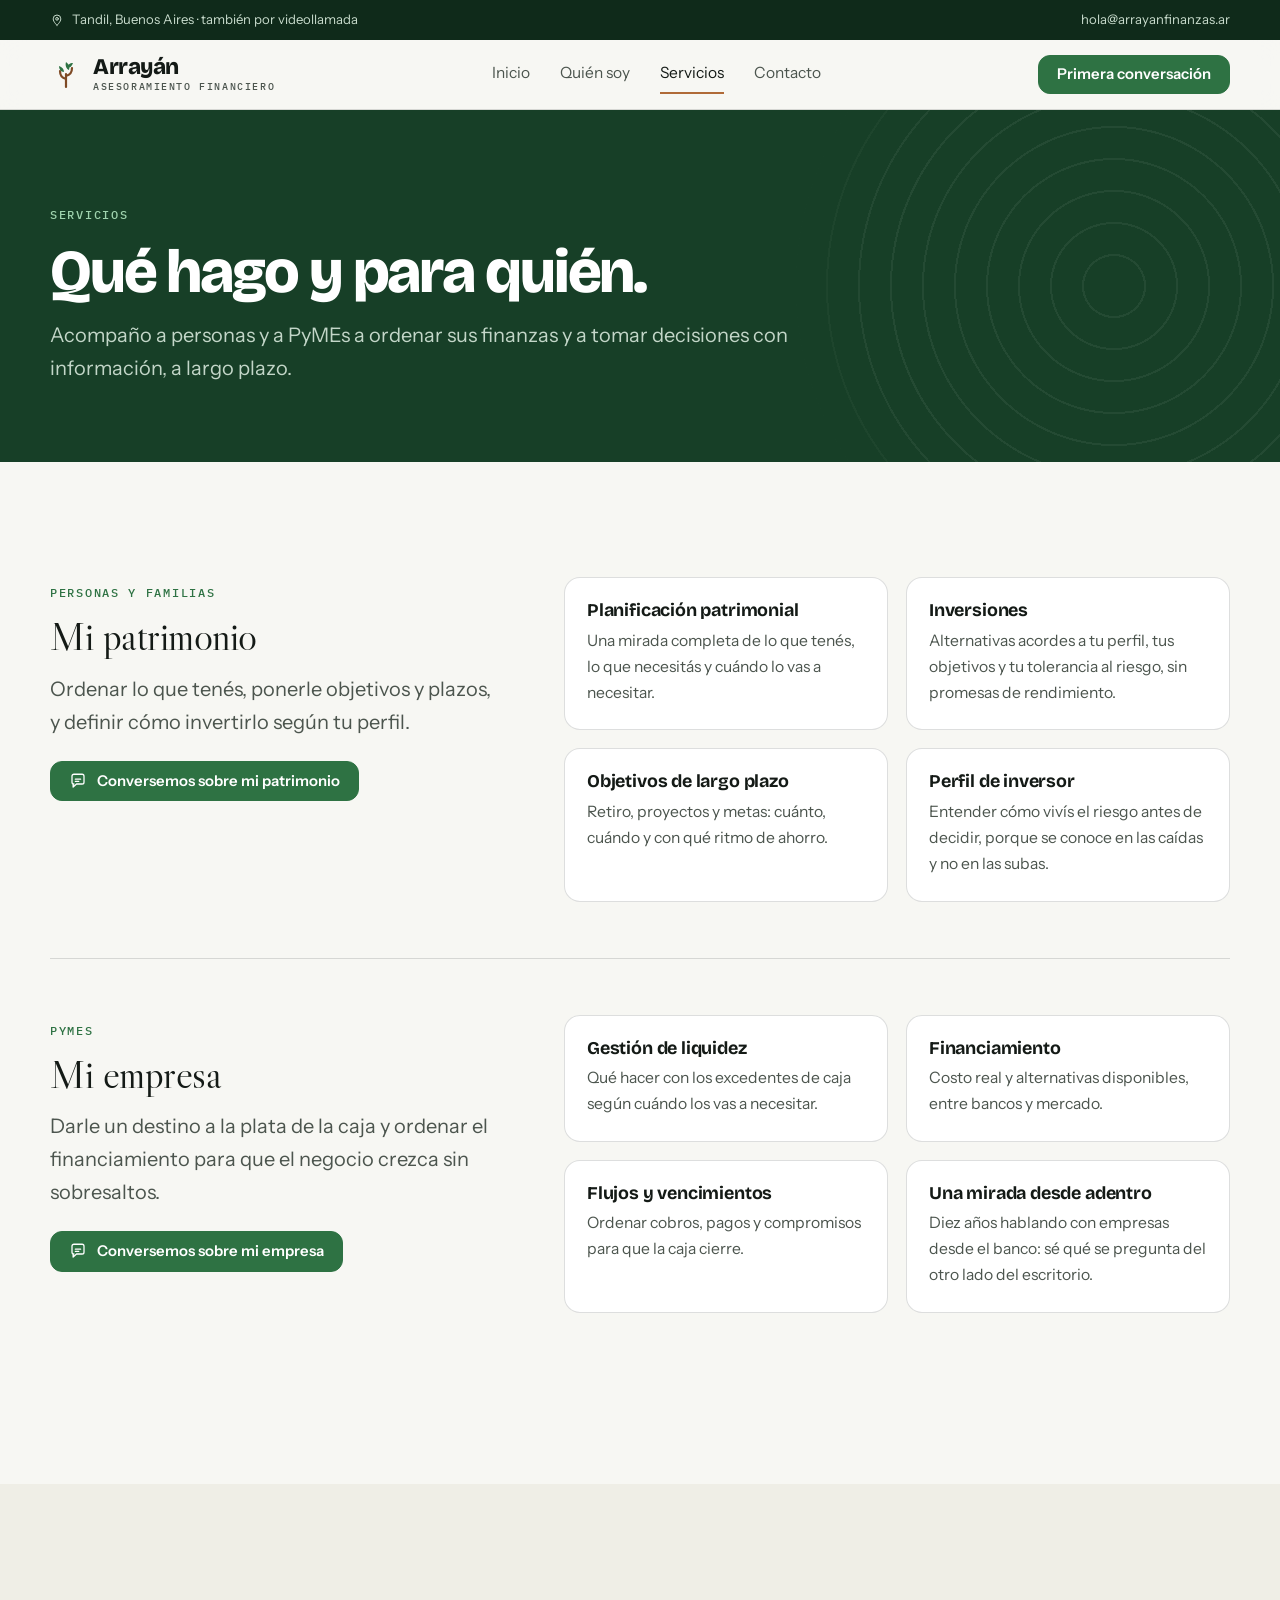
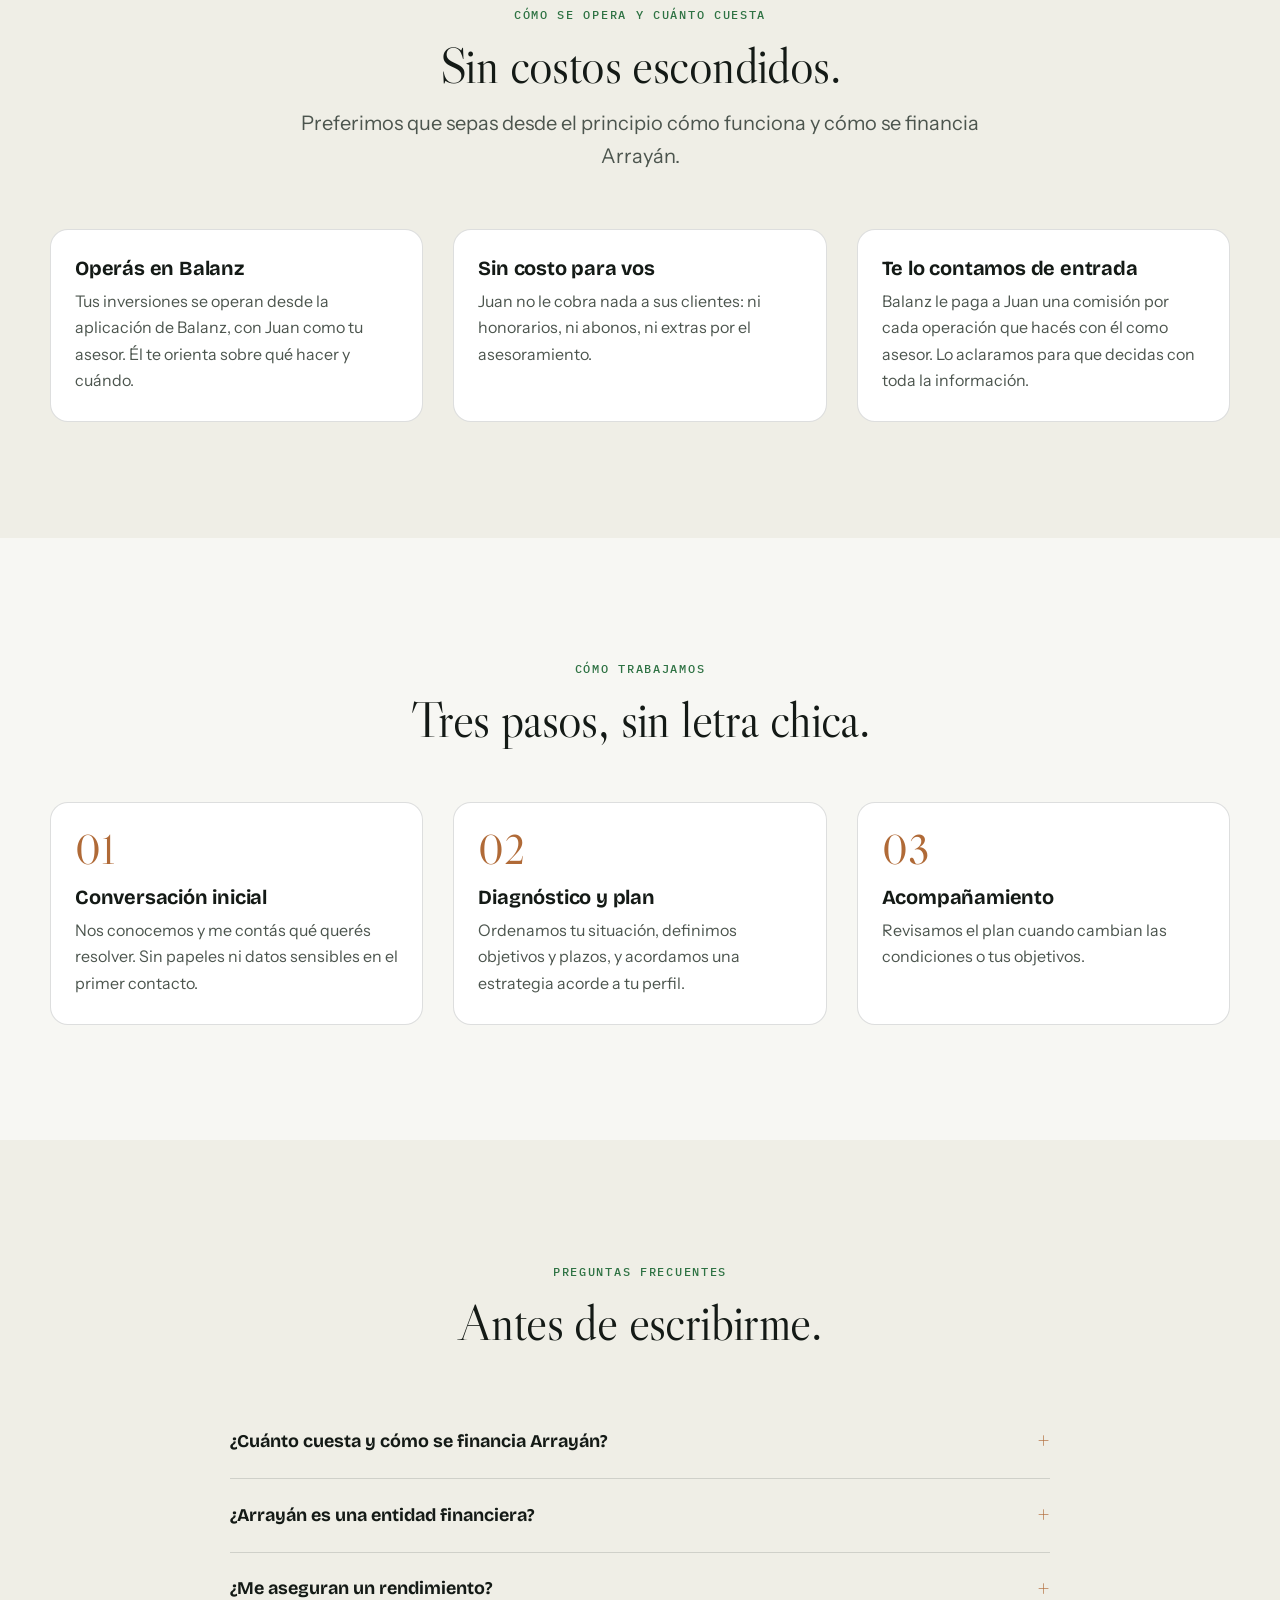
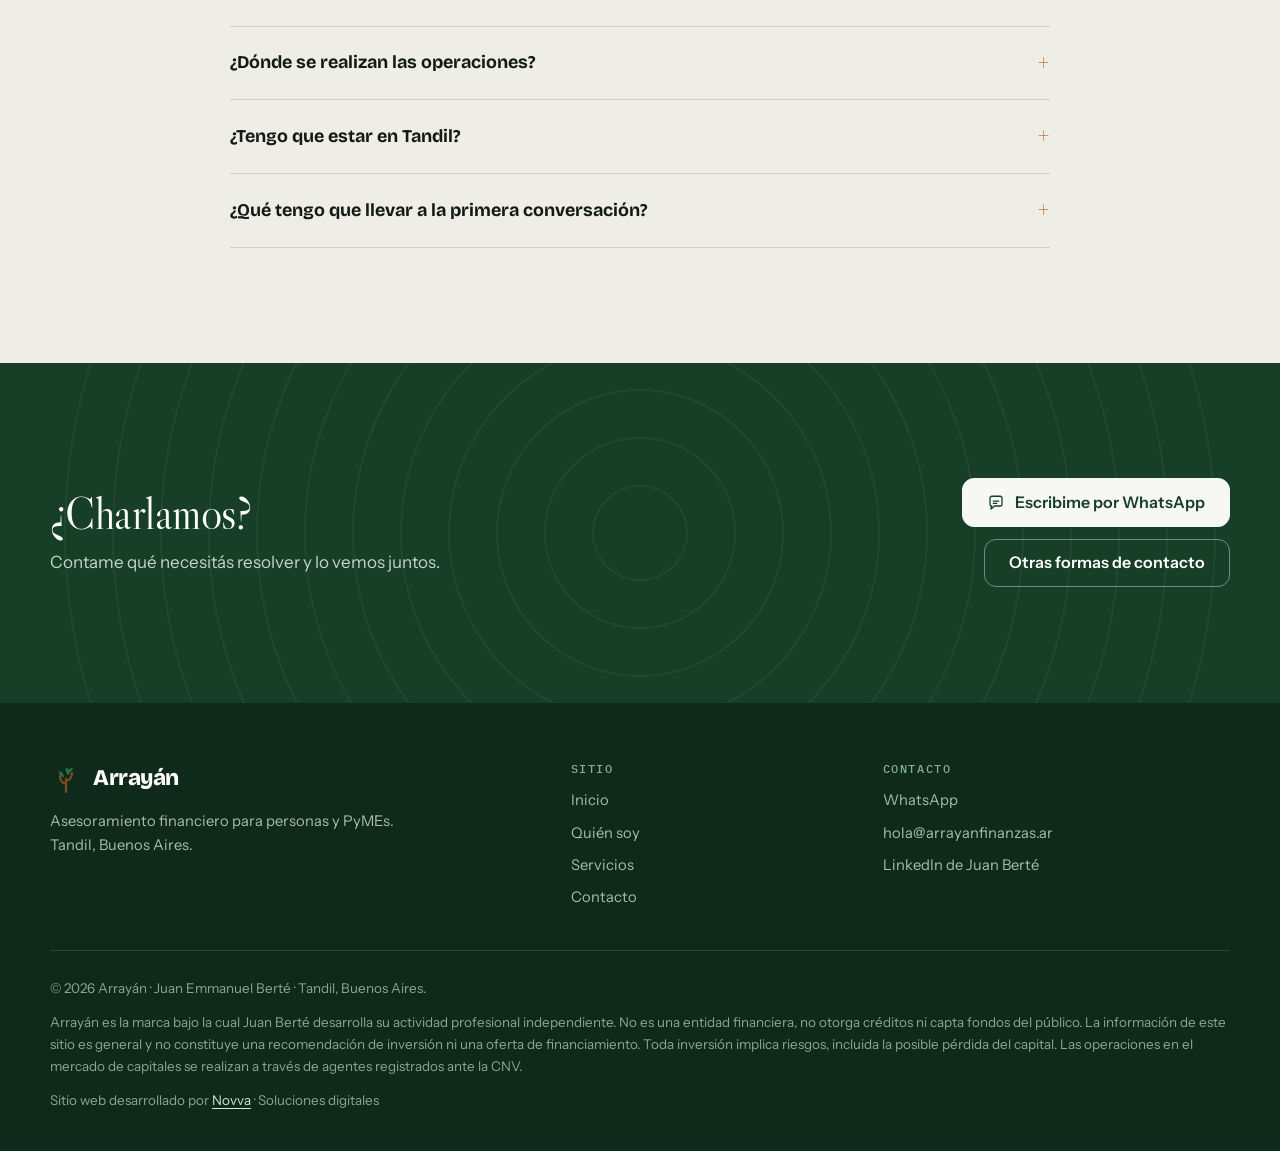
<file: servicios.html>
<!doctype html>
<html lang="es-AR">
<head>
<meta charset="utf-8">
<meta name="viewport" content="width=device-width,initial-scale=1,viewport-fit=cover">
<title>Servicios · Arrayán</title>
<meta name="description" content="Planificación patrimonial e inversiones para personas y familias; gestión de liquidez y financiamiento para PyMEs. Arrayán, Tandil.">
<meta property="og:title" content="Servicios · Arrayán">
<meta property="og:description" content="Planificación patrimonial e inversiones para personas y familias; gestión de liquidez y financiamiento para PyMEs. Arrayán, Tandil.">
<meta property="og:type" content="website">
<meta property="og:locale" content="es_AR">
<meta name="theme-color" content="#173f27">
<!-- BORRADOR: sacar este noindex cuando el sitio se publique de verdad en el dominio de Juan. -->
<meta name="robots" content="noindex,nofollow">
<!-- BORRADOR (no publicado). og:image, og:url, canonical y JSON-LD: completar cuando se defina el despliegue. -->
<script>document.documentElement.classList.add('js')</script>
<link rel="preconnect" href="https://fonts.googleapis.com">
<link rel="preconnect" href="https://fonts.gstatic.com" crossorigin>
<link href="https://fonts.googleapis.com/css2?family=Bricolage+Grotesque:opsz,wght@12..96,500;12..96,700;12..96,800&family=Instrument+Sans:wght@400;500;600&family=IBM+Plex+Mono:wght@400;500&family=Libre+Caslon+Display&display=swap" rel="stylesheet">
<link rel="stylesheet" href="assets/site.css">
</head>
<body>
<div class="topbar"><div class="wrap">
  <span><svg viewBox="0 0 24 24" fill="none" stroke="currentColor" stroke-width="1.7" stroke-linecap="round" stroke-linejoin="round" aria-hidden="true"><path d="M12 21s-6.5-5.6-6.5-11a6.5 6.5 0 0 1 13 0c0 5.4-6.5 11-6.5 11z"/><circle cx="12" cy="10" r="2.3"/></svg> Tandil, Buenos Aires · también por videollamada</span>
  <span><a href="mailto:hola@arrayanfinanzas.ar">hola@arrayanfinanzas.ar</a></span>
</div></div>
<header class="nav" id="nav">
  <div class="wrap">
    <a class="brand" href="index.html" aria-label="Arrayán, inicio"><svg viewBox="0 0 32 32" aria-hidden="true"><path d="M16 29V16M16 21c-4-1-6-4-6-8M16 18c4-1 6-4 6-8" fill="none" stroke="#7e4a25" stroke-width="2.2" stroke-linecap="round"/><path d="M16 4c3 2 4 5 3 8-3-1-4-5-3-8zM9 8c3 1 5 3 5 6-3 0-5-3-5-6zM23 5c-1 3-3 5-6 5 0-3 3-5 6-5z" fill="#2E7243"/></svg><span>Arrayán<small>Asesoramiento financiero</small></span></a>
    <nav class="menu" aria-label="Principal"><a href="index.html">Inicio</a><a href="juan.html">Quién soy</a><a href="servicios.html" aria-current="page">Servicios</a><a href="contacto.html">Contacto</a></nav>
    <a class="btn sm nav-cta" href="contacto.html">Primera conversación</a>
    <button class="burger" id="burger" type="button" aria-label="Menú" aria-expanded="false" aria-controls="mobile-menu"><span></span></button>
  </div>
  <div class="mobile-menu" id="mobile-menu"><a href="index.html">Inicio</a><a href="juan.html">Quién soy</a><a href="servicios.html" aria-current="page">Servicios</a><a href="contacto.html">Contacto</a><a class="btn" href="contacto.html">Primera conversación</a></div>
</header>
<main>

<section class="phead">
  <div class="wrap"><span class="tag">Servicios</span><h1 class="fade" style="--i:0">Qué hago y para quién.</h1><p class="lead fade" style="--i:1">Acompaño a personas y a PyMEs a ordenar sus finanzas y a tomar decisiones con información, a largo plazo.</p></div>
</section>

<section class="sec">
  <div class="wrap">
    <div class="svc" id="personas">
      <div class="rv"><span class="tag">Personas y familias</span><h2>Mi patrimonio</h2><p class="lead">Ordenar lo que tenés, ponerle objetivos y plazos, y definir cómo invertirlo según tu perfil.</p><p style="margin-top:22px"><a class="btn sm" href="#" data-wa="patrimonio"><svg viewBox="0 0 24 24" fill="none" stroke="currentColor" stroke-width="1.7" stroke-linecap="round" stroke-linejoin="round" aria-hidden="true"><path d="M4 5.5A2.5 2.5 0 0 1 6.5 3h11A2.5 2.5 0 0 1 20 5.5v8a2.5 2.5 0 0 1-2.5 2.5H10l-4.5 4v-4H6.5A2.5 2.5 0 0 1 4 13.5z"/><path d="M8.5 9.5h7M8.5 12.5h4.5"/></svg> Conversemos sobre mi patrimonio</a></p></div>
      <div class="svc-items">
        <div class="rv"><h3>Planificación patrimonial</h3><p>Una mirada completa de lo que tenés, lo que necesitás y cuándo lo vas a necesitar.</p></div>
        <div class="rv" style="--i:1"><h3>Inversiones</h3><p>Alternativas acordes a tu perfil, tus objetivos y tu tolerancia al riesgo, sin promesas de rendimiento.</p></div>
        <div class="rv" style="--i:2"><h3>Objetivos de largo plazo</h3><p>Retiro, proyectos y metas: cuánto, cuándo y con qué ritmo de ahorro.</p></div>
        <div class="rv" style="--i:3"><h3>Perfil de inversor</h3><p>Entender cómo vivís el riesgo antes de decidir, porque se conoce en las caídas y no en las subas.</p></div>
      </div>
    </div>
    <div class="svc" id="pymes">
      <div class="rv"><span class="tag">PyMEs</span><h2>Mi empresa</h2><p class="lead">Darle un destino a la plata de la caja y ordenar el financiamiento para que el negocio crezca sin sobresaltos.</p><p style="margin-top:22px"><a class="btn sm" href="#" data-wa="empresa"><svg viewBox="0 0 24 24" fill="none" stroke="currentColor" stroke-width="1.7" stroke-linecap="round" stroke-linejoin="round" aria-hidden="true"><path d="M4 5.5A2.5 2.5 0 0 1 6.5 3h11A2.5 2.5 0 0 1 20 5.5v8a2.5 2.5 0 0 1-2.5 2.5H10l-4.5 4v-4H6.5A2.5 2.5 0 0 1 4 13.5z"/><path d="M8.5 9.5h7M8.5 12.5h4.5"/></svg> Conversemos sobre mi empresa</a></p></div>
      <div class="svc-items">
        <div class="rv"><h3>Gestión de liquidez</h3><p>Qué hacer con los excedentes de caja según cuándo los vas a necesitar.</p></div>
        <div class="rv" style="--i:1"><h3>Financiamiento</h3><p>Costo real y alternativas disponibles, entre bancos y mercado.</p></div>
        <div class="rv" style="--i:2"><h3>Flujos y vencimientos</h3><p>Ordenar cobros, pagos y compromisos para que la caja cierre.</p></div>
        <div class="rv" style="--i:3"><h3>Una mirada desde adentro</h3><p>Diez años hablando con empresas desde el banco: sé qué se pregunta del otro lado del escritorio.</p></div>
      </div>
    </div>
  </div>
</section>

<section class="sec alt" id="costos">
  <div class="wrap">
    <div class="sec-head c"><span class="tag rv">Cómo se opera y cuánto cuesta</span><h2 class="rv" style="--i:1">Sin costos escondidos.</h2><p class="lead rv" style="--i:2">Preferimos que sepas desde el principio cómo funciona y cómo se financia Arrayán.</p></div>
    <div class="steps3 nonum">
      <div class="rv"><h3>Operás en Balanz</h3><p>Tus inversiones se operan desde la aplicación de Balanz, con Juan como tu asesor. Él te orienta sobre qué hacer y cuándo.</p></div>
      <div class="rv" style="--i:1"><h3>Sin costo para vos</h3><p>Juan no le cobra nada a sus clientes: ni honorarios, ni abonos, ni extras por el asesoramiento.</p></div>
      <div class="rv" style="--i:2"><h3>Te lo contamos de entrada</h3><p>Balanz le paga a Juan una comisión por cada operación que hacés con él como asesor. Lo aclaramos para que decidas con toda la información.</p></div>
    </div>
  </div>
</section>

<section class="sec">
  <div class="wrap">
    <div class="sec-head c"><span class="tag rv">Cómo trabajamos</span><h2 class="rv" style="--i:1">Tres pasos, sin letra chica.</h2></div>
    <div class="steps3">
      <div class="rv"><h3>Conversación inicial</h3><p>Nos conocemos y me contás qué querés resolver. Sin papeles ni datos sensibles en el primer contacto.</p></div>
      <div class="rv" style="--i:1"><h3>Diagnóstico y plan</h3><p>Ordenamos tu situación, definimos objetivos y plazos, y acordamos una estrategia acorde a tu perfil.</p></div>
      <div class="rv" style="--i:2"><h3>Acompañamiento</h3><p>Revisamos el plan cuando cambian las condiciones o tus objetivos.</p></div>
    </div>
  </div>
</section>

<section class="sec alt">
  <div class="wrap">
    <div class="sec-head c"><span class="tag rv">Preguntas frecuentes</span><h2 class="rv" style="--i:1">Antes de escribirme.</h2></div>
    <div class="faq rv">
      <details><summary>¿Cuánto cuesta y cómo se financia Arrayán?</summary><p>A vos, nada: Juan no le cobra a sus clientes. Las operaciones se realizan en la aplicación de Balanz y, cuando Juan es tu asesor, Balanz le paga a él una comisión por cada operación que hacés. Lo decimos de entrada para que lo tengas en cuenta al decidir.</p></details>
      <details><summary>¿Arrayán es una entidad financiera?</summary><p>No. Arrayán es la marca bajo la cual Juan Berté desarrolla su actividad profesional independiente. No otorga créditos ni capta fondos del público.</p></details>
      <details><summary>¿Me aseguran un rendimiento?</summary><p>No. Toda inversión implica riesgos, incluida la posible pérdida del capital, y los rendimientos pasados no garantizan rendimientos futuros. Lo que hacemos es ordenar objetivos, plazos y tolerancia al riesgo para decidir con información.</p></details>
      <details><summary>¿Dónde se realizan las operaciones?</summary><p>Las operaciones en el mercado de capitales se realizan a través de agentes registrados ante la CNV.</p></details>
      <details><summary>¿Tengo que estar en Tandil?</summary><p>No. Podemos encontrarnos en Tandil o conversar por videollamada.</p></details>
      <details><summary>¿Qué tengo que llevar a la primera conversación?</summary><p>Nada. En el primer contacto no hacen falta papeles ni datos sensibles: alcanza con contarme qué querés resolver.</p></details>
    </div>
  </div>
</section>
<section class="sec band">
  <div class="wrap">
    <div class="rv"><h2>¿Charlamos?</h2><p>Contame qué necesitás resolver y lo vemos juntos.</p></div>
    <div class="cta rv" style="--i:1">
      <a class="btn" href="#" data-wa="home"><svg viewBox="0 0 24 24" fill="none" stroke="currentColor" stroke-width="1.7" stroke-linecap="round" stroke-linejoin="round" aria-hidden="true"><path d="M4 5.5A2.5 2.5 0 0 1 6.5 3h11A2.5 2.5 0 0 1 20 5.5v8a2.5 2.5 0 0 1-2.5 2.5H10l-4.5 4v-4H6.5A2.5 2.5 0 0 1 4 13.5z"/><path d="M8.5 9.5h7M8.5 12.5h4.5"/></svg> Escribime por WhatsApp</a>
      <a class="btn ghost" href="contacto.html">Otras formas de contacto</a>
    </div>
  </div>
</section>
</main>
<footer>
  <div class="wrap">
    <div class="fgrid">
      <div>
        <a class="brand" href="index.html"><svg viewBox="0 0 32 32" aria-hidden="true"><path d="M16 29V16M16 21c-4-1-6-4-6-8M16 18c4-1 6-4 6-8" fill="none" stroke="#7e4a25" stroke-width="2.2" stroke-linecap="round"/><path d="M16 4c3 2 4 5 3 8-3-1-4-5-3-8zM9 8c3 1 5 3 5 6-3 0-5-3-5-6zM23 5c-1 3-3 5-6 5 0-3 3-5 6-5z" fill="#2E7243"/></svg><span>Arrayán</span></a>
        <p>Asesoramiento financiero para personas y PyMEs.<br>Tandil, Buenos Aires.</p>
      </div>
      <div>
        <h4>Sitio</h4>
        <ul><li><a href="index.html">Inicio</a></li><li><a href="juan.html">Quién soy</a></li><li><a href="servicios.html">Servicios</a></li><li><a href="contacto.html">Contacto</a></li></ul>
      </div>
      <div>
        <h4>Contacto</h4>
        <ul>
          <li><a href="#" data-wa="home">WhatsApp</a></li>
          <li><a href="mailto:hola@arrayanfinanzas.ar">hola@arrayanfinanzas.ar</a></li>
          <li><a href="https://www.linkedin.com/in/juan-bert%C3%A9-9b8617164/" target="_blank" rel="noopener">LinkedIn de Juan Berté</a></li>
        </ul>
      </div>
    </div>
    <div class="flegal">
      <p><a class="priv" href="gestion.html" rel="nofollow">©</a> 2026 Arrayán · Juan Emmanuel Berté · Tandil, Buenos Aires.</p>
      <p>Arrayán es la marca bajo la cual Juan Berté desarrolla su actividad profesional independiente. No es una entidad financiera, no otorga créditos ni capta fondos del público. La información de este sitio es general y no constituye una recomendación de inversión ni una oferta de financiamiento. Toda inversión implica riesgos, incluida la posible pérdida del capital. Las operaciones en el mercado de capitales se realizan a través de agentes registrados ante la CNV.</p>
      <p class="credit">Sitio web desarrollado por <a href="https://www.novva.com.ar/" target="_blank" rel="noopener">Novva</a> · Soluciones digitales</p>
      <!-- A CONFIRMAR CON JUAN / ASESOR LEGAL: (1) situación de matrícula o registro CNV (hoy se asume que no tiene); (2) si cobrar de Balanz una comisión por cada operación de los clientes requiere algún registro o figura (agente productor / asesor) y cómo debe decirse; (3) no se publica el porcentaje de comisión hasta tenerlo confirmado. -->
    </div>
  </div>
</footer>
<script src="assets/site.js"></script>
</body>
</html>
</file>
<file: assets/site.css>
:root{
  --g:#2E7243; --g-d:#173f27; --g-dd:#0f2a1a; --g-l:#5a9a6b; --br:#B06A37; --br-d:#7e4a25;
  --bg:#F7F7F3; --bg2:#EFEEE6; --ink:#141a16; --mute:#4c554e; --line:rgba(20,26,22,.14); --card:#fff;
  --f-head:'Bricolage Grotesque',system-ui,sans-serif; --f-body:'Instrument Sans',system-ui,sans-serif;
  --f-mono:'IBM Plex Mono',ui-monospace,monospace; --f-serif:'Libre Caslon Display',Georgia,serif;
  --nav:70px;
}
*{box-sizing:border-box;margin:0;padding:0}
html{scroll-behavior:smooth;-webkit-text-size-adjust:100%;scroll-padding-top:90px}
body{background:var(--bg);color:var(--ink);font:400 1.0625rem/1.65 var(--f-body);overflow-x:hidden}
a{color:inherit}
img,svg{display:block;max-width:100%}
ul{list-style:none}
.wrap{width:min(1180px,100% - 40px);margin-inline:auto}
.tag{font:500 .76rem/1.2 var(--f-mono);letter-spacing:.14em;text-transform:uppercase;color:var(--g)}
h1,h2{font-family:var(--f-serif);font-weight:400;letter-spacing:-.012em;line-height:1.08}
h1{font-size:clamp(2.5rem,5.6vw,4.4rem)}
h2{font-size:clamp(2rem,4vw,3.1rem);margin:12px 0 14px}
h3{font-family:var(--f-head);font-weight:700;letter-spacing:-.01em;line-height:1.2;font-size:1.25rem}
.lead{font-size:clamp(1.08rem,1.6vw,1.25rem);color:var(--mute);max-width:58ch}
:focus-visible{outline:3px solid var(--g);outline-offset:3px;border-radius:6px}
.sec{padding:clamp(64px,9vw,120px) 0}
.sec.alt{background:var(--bg2)}
.sec-head{max-width:720px;margin-bottom:clamp(30px,5vw,56px)}
.sec-head.c{text-align:center;margin-inline:auto}
.sec-head.c .lead{margin-inline:auto}

/* barra superior + nav */
.topbar{background:var(--g-dd);color:#c9dccd;font-size:.82rem}
.topbar .wrap{display:none;justify-content:space-between;gap:20px;padding:9px 0}
.topbar a{text-decoration:none}.topbar a:hover{color:#fff}
.topbar span{display:inline-flex;gap:8px;align-items:center}
.topbar svg{width:14px;height:14px}
@media(min-width:860px){.topbar .wrap{display:flex}}
.nav{position:sticky;top:0;z-index:50;height:var(--nav);display:flex;align-items:center;background:rgba(247,247,243,.9);backdrop-filter:saturate(1.4) blur(12px);-webkit-backdrop-filter:saturate(1.4) blur(12px);border-bottom:1px solid var(--line)}
.nav .wrap{display:flex;align-items:center;justify-content:space-between;gap:16px}
.brand{display:flex;align-items:center;gap:11px;text-decoration:none;font:800 1.4rem/1 var(--f-head);letter-spacing:-.02em}
.brand svg{width:32px;height:32px}
.brand small{display:block;font:500 .62rem/1 var(--f-mono);letter-spacing:.16em;text-transform:uppercase;color:var(--mute);margin-top:4px}
.menu{display:none;align-items:center;gap:30px}
.menu a{text-decoration:none;font-size:.97rem;color:var(--mute);padding:6px 0;border-bottom:2px solid transparent;transition:color .2s,border-color .2s}
.menu a:hover{color:var(--g)}
.menu a[aria-current="page"]{color:var(--ink);border-color:var(--br)}
@media(min-width:900px){.menu{display:flex}}
.burger{display:inline-grid;place-items:center;width:44px;height:44px;border:1px solid var(--line);border-radius:12px;background:#fff;cursor:pointer}
.burger span,.burger span::before,.burger span::after{display:block;width:18px;height:2px;background:var(--ink);border-radius:2px;position:relative;transition:transform .25s,opacity .25s}
.burger span::before,.burger span::after{content:"";position:absolute;left:0}
.burger span::before{top:-6px}.burger span::after{top:6px}
.nav.open .burger span{background:transparent}
.nav.open .burger span::before{transform:translateY(6px) rotate(45deg)}
.nav.open .burger span::after{transform:translateY(-6px) rotate(-45deg)}
@media(min-width:900px){.burger{display:none}}
.mobile-menu{display:none;position:absolute;top:var(--nav);left:0;right:0;background:var(--bg);border-bottom:1px solid var(--line);padding:10px 20px 22px;box-shadow:0 22px 30px -22px rgba(20,26,22,.4)}
.nav.open .mobile-menu{display:block}
.mobile-menu a{display:block;padding:14px 0;border-bottom:1px solid var(--line);text-decoration:none;font:600 1.1rem var(--f-head)}
.mobile-menu a[aria-current="page"]{color:var(--g)}
.mobile-menu .btn{margin-top:18px;width:100%;justify-content:center;color:#fff;border:0}
@media(min-width:900px){.mobile-menu{display:none!important}}
.nav .nav-cta{display:none}
@media(min-width:900px){.nav .nav-cta{display:inline-flex}}
@media(max-width:420px){.brand small{display:none}}

.btn{display:inline-flex;align-items:center;gap:10px;padding:.9em 1.5em;border-radius:12px;background:var(--g);color:#fff;font:600 1rem/1.1 var(--f-body);text-decoration:none;border:1.5px solid var(--g);cursor:pointer;transition:background .25s,box-shadow .25s,transform .25s}
.btn:hover{background:var(--g-d);border-color:var(--g-d);box-shadow:0 12px 26px -12px rgba(23,63,39,.7);transform:translateY(-1px)}
.btn.sm{padding:.7em 1.2em;font-size:.93rem}
.btn.ghost{background:transparent;color:var(--ink);border-color:rgba(20,26,22,.28)}
.btn.ghost:hover{background:#fff;border-color:var(--g);color:var(--g);box-shadow:none}
.btn svg{width:18px;height:18px;flex:none}
.lnk{display:inline-flex;gap:6px;color:var(--g);font-weight:600;text-decoration:none;border-bottom:1.5px solid currentColor;padding-bottom:2px}
.lnk:hover{color:var(--g-d)}

/* animaciones base */
.fade{opacity:0;transform:translateY(14px)}
.js .fade{animation:fin .9s cubic-bezier(.2,.8,.2,1) calc(.1s + var(--i,0)*.12s) forwards}
html:not(.js) .fade{opacity:1;transform:none}
@keyframes fin{to{opacity:1;transform:none}}
.rv{opacity:1}
.js .rv{opacity:0;transform:translateY(22px);transition:opacity .9s cubic-bezier(.2,.8,.2,1) calc(var(--i,0)*.1s),transform .9s cubic-bezier(.2,.8,.2,1) calc(var(--i,0)*.1s)}
.js .rv.in{opacity:1;transform:none}
@keyframes draw{to{stroke-dashoffset:0}}
@keyframes pop{to{transform:scale(var(--s))}}

/* hero */
.hero{position:relative;padding:clamp(40px,7vw,96px) 0 clamp(48px,7vw,90px);overflow:hidden}
.hero::before{content:"";position:absolute;right:-20vw;top:-10%;width:80vw;height:80vw;max-width:980px;max-height:980px;border-radius:50%;
  background:repeating-radial-gradient(circle,transparent 0 40px,rgba(176,106,55,.08) 40px 42px);
  -webkit-mask:radial-gradient(circle,#000 0 50%,transparent 70%);mask:radial-gradient(circle,#000 0 50%,transparent 70%);pointer-events:none}
.hero-grid{position:relative;display:grid;gap:44px;align-items:center}
@media(min-width:900px){.hero-grid{grid-template-columns:1.1fr .9fr;gap:64px}}
.hero .tag{display:flex;align-items:center;gap:12px;margin-bottom:22px}
.hero .tag i{width:30px;height:1.5px;background:var(--br)}
.hero h1,.phead h1{font-family:var(--f-head);font-weight:800;letter-spacing:-.035em;line-height:1.02;text-wrap:balance}
.hero h1{font-size:clamp(2.4rem,4.9vw,4.1rem);margin-bottom:24px}
/* titular animado */
.hero h1 .l1,.hero h1 .rot{display:block}
.w{display:inline-block;overflow:hidden;vertical-align:top;padding:0 .04em .14em;margin-bottom:-.14em}
.w>span{display:inline-block;transform:translateY(112%)}
.js .w>span{animation:rise .9s cubic-bezier(.2,.8,.2,1) calc(.15s + var(--i)*.1s) forwards}
html:not(.js) .w>span{transform:none}
@keyframes rise{to{transform:none}}
.rot{color:var(--g);margin-top:.04em}
.js .rot{opacity:0;animation:fin .8s ease .75s forwards}
.rot-slot{position:relative;display:inline-grid;overflow:hidden;vertical-align:top;padding:0 .02em .17em;transition:width .6s cubic-bezier(.6,0,.2,1)}
.rot-w{grid-area:1/1;justify-self:start;white-space:nowrap;opacity:0;transform:translateY(105%);transition:transform .6s cubic-bezier(.6,0,.2,1),opacity .4s}
.rot-w.on{opacity:1;transform:none}
.rot-w.out{opacity:0;transform:translateY(-105%)}
.rot-slot::after{content:"";position:absolute;left:0;bottom:.05em;height:.085em;width:100%;background:var(--br);border-radius:2px;transform:scaleX(0);transform-origin:0 50%}
.rot-slot.draw::after{animation:rline .9s cubic-bezier(.5,0,.2,1) forwards}
html:not(.js) .rot-slot::after{transform:none}
@keyframes rline{to{transform:scaleX(1)}}
.phead h1{font-size:clamp(2.3rem,5vw,3.6rem)}
.hero .lead{margin-bottom:30px}
.cta{display:flex;flex-wrap:wrap;gap:12px}
.hero-visual{position:relative;justify-self:center;width:min(430px,100%)}
.hero-rings{position:absolute;left:50%;top:44%;width:150%;transform:translate(-50%,-50%);pointer-events:none}
.hero-rings circle{fill:none;stroke:var(--br);stroke-opacity:.28;stroke-width:1.2;stroke-dasharray:1 2;stroke-dashoffset:1;transform-origin:50% 50%}
.js .hero-rings circle{animation:draw 2.6s cubic-bezier(.4,0,.2,1) calc(.3s + var(--i)*.25s) forwards}
html:not(.js) .hero-rings circle{stroke-dashoffset:0}
.photo{position:relative;aspect-ratio:4/5;border-radius:999px 999px 26px 26px;overflow:hidden;background:var(--g-d);box-shadow:0 40px 70px -40px rgba(15,42,26,.7)}
.photo img{width:100%;height:100%;object-fit:cover;object-position:50% 30%}
.id-card{position:absolute;left:-14px;bottom:26px;max-width:calc(100% - 20px);background:#fff;border:1px solid var(--line);border-radius:14px;padding:14px 18px;box-shadow:0 22px 40px -26px rgba(20,26,22,.55)}
.id-card b{display:block;font:700 1.05rem/1.2 var(--f-head)}
.id-card span{font-size:.86rem;color:var(--mute)}
@media(min-width:900px){.id-card{left:-34px}}

/* franja de confianza */
.trust{background:var(--g-d);color:#e8f0ea}
.trust ul{display:grid;grid-template-columns:1fr;gap:0}
@media(min-width:640px){.trust ul{grid-template-columns:1fr 1fr}}
@media(min-width:1000px){.trust ul{grid-template-columns:repeat(4,1fr)}}
.trust li{padding:26px 22px 26px 0;display:flex;gap:16px;align-items:flex-start;border-top:1px solid rgba(255,255,255,.12)}
@media(min-width:1000px){.trust li{border-top:0;border-left:1px solid rgba(255,255,255,.12);padding:34px 24px}.trust li:first-child{border-left:0;padding-left:0}}
.trust svg{width:30px;height:30px;flex:none;color:#9fd3ae;margin-top:2px}
.trust b{display:block;font:700 1.05rem/1.25 var(--f-head);color:#fff;margin-bottom:4px}
.trust span{font-size:.92rem;color:#b8cdbd;line-height:1.5}

/* tarjetas de servicio */
.cards{display:grid;gap:22px;grid-template-columns:1fr}
@media(min-width:800px){.cards{grid-template-columns:1fr 1fr;gap:28px}}
.card{background:var(--card);border:1px solid var(--line);border-radius:20px;padding:32px 30px;display:flex;flex-direction:column;gap:12px;transition:transform .35s,box-shadow .35s,border-color .35s}
a.card{text-decoration:none}
.card:hover{transform:translateY(-4px);box-shadow:0 28px 50px -32px rgba(20,26,22,.5);border-color:rgba(46,114,67,.4)}
.card .for{font:500 .78rem/1 var(--f-mono);letter-spacing:.12em;text-transform:uppercase;color:var(--br)}
.card h3{font-size:1.6rem}
.card p{color:#2b332d}
.ticks{display:grid;gap:9px;margin:4px 0 8px}
.ticks li{position:relative;padding-left:28px;color:#2b332d}
.ticks li::before{content:"";position:absolute;left:0;top:.45em;width:15px;height:10px;background:var(--g);border-radius:0 100% 0 100%;transform:rotate(-12deg)}
.card .lnk{margin-top:auto;align-self:flex-start}

/* método */
.steps3{display:grid;gap:22px;grid-template-columns:1fr;counter-reset:s;position:relative}
@media(min-width:860px){.steps3{grid-template-columns:repeat(3,1fr);gap:30px}}
.steps3>div{position:relative;padding:26px 24px 28px;background:var(--card);border:1px solid var(--line);border-radius:18px}
.steps3>div::before{counter-increment:s;content:"0" counter(s);display:block;font:400 2.6rem/1 var(--f-serif);color:var(--br);margin-bottom:14px}
.steps3.nonum>div::before{display:none}
.steps3 h3{margin-bottom:8px}
.steps3 p{color:var(--mute);font-size:1rem}

/* árbol (por qué Arrayán) */
.why{display:grid;gap:34px;align-items:center}
@media(min-width:900px){.why{grid-template-columns:.9fr 1.1fr;gap:72px}}
.tree-wrap{justify-self:center;width:100%;max-width:470px}
.tree{width:100%;height:auto;overflow:visible}
.tree .b,.tree .r,.tree .gl{fill:none;stroke-linecap:round;stroke-dasharray:1 2;stroke-dashoffset:1}
.tree.go .b,.tree.go .r,.tree.go .gl{animation:draw var(--t,.8s) cubic-bezier(.45,0,.25,1) var(--d,0s) forwards}
html:not(.js) .tree .b,html:not(.js) .tree .r,html:not(.js) .tree .gl{stroke-dashoffset:0}
.tree .gl{stroke:var(--ink);stroke-opacity:.3;stroke-width:1.5}
.tree .r{stroke:var(--br);stroke-opacity:.8}
.tree .b0{stroke:#7e4a25}.tree .b1{stroke:#8d5730}.tree .b2{stroke:#9c6a3a}.tree .b3{stroke:#7a7a3f}.tree .b4{stroke:#4f7d47}.tree .b5{stroke:#2E7243}
.tree .lf{transform:scale(0)}
.tree.go .lf{animation:pop .7s cubic-bezier(.3,1.55,.5,1) var(--d) forwards}
html:not(.js) .tree .lf{transform:scale(var(--s))}
.tree .c1{fill:#2E7243}.tree .c2{fill:#3e8a54}.tree .c3{fill:#1f5a36}.tree .c4{fill:#5a9a6b}
.tree text{font:500 12px var(--f-mono);letter-spacing:.12em;text-transform:uppercase;fill:var(--mute);opacity:0}
.tree.go text{animation:fin .8s ease var(--d) forwards}
html:not(.js) .tree text{opacity:1}
.canopy{transform-origin:300px 470px}
.tree.go .canopy{animation:sway 8s ease-in-out 6s infinite alternate}
@keyframes sway{from{transform:rotate(-.9deg)}to{transform:rotate(.9deg)}}
.pillars{display:grid;gap:0;border-top:1px solid var(--line);margin-top:26px}
.pillars>div{display:grid;grid-template-columns:110px 1fr;gap:18px;padding:20px 0;border-bottom:1px solid var(--line)}
@media(max-width:520px){.pillars>div{grid-template-columns:1fr;gap:4px}}
.pillars dt{font:500 .78rem/1.7 var(--f-mono);letter-spacing:.12em;text-transform:uppercase;color:var(--br)}
.pillars dd{color:#2b332d}

/* transparencia */
.legal-box{display:grid;gap:28px;background:var(--card);border:1px solid var(--line);border-left:5px solid var(--g);border-radius:18px;padding:clamp(26px,4vw,44px)}
@media(min-width:900px){.legal-box{grid-template-columns:.8fr 1.2fr;gap:56px}}
.legal-box h2{font-size:clamp(1.7rem,3vw,2.3rem);margin-top:10px}
.legal-list{display:grid;gap:16px}
.legal-list li{display:flex;gap:14px;color:#2b332d;font-size:1rem}
.legal-list svg{width:22px;height:22px;flex:none;color:var(--g);margin-top:3px}

/* cierre */
.band{background:var(--g-d);color:#eaf2ec;position:relative;overflow:hidden}
.band::before{content:"";position:absolute;left:50%;top:50%;width:1200px;height:1200px;transform:translate(-50%,-50%);border-radius:50%;background:repeating-radial-gradient(circle,transparent 0 46px,rgba(255,255,255,.045) 46px 48px);pointer-events:none}
.band .wrap{position:relative;display:grid;gap:28px;align-items:center}
@media(min-width:860px){.band .wrap{grid-template-columns:1.3fr 1fr}.band .cta{justify-content:flex-end}}
.band h2{color:#fff;font-size:clamp(1.9rem,3.6vw,2.8rem);margin:0 0 10px}
.band p{color:#c3d6c8;max-width:48ch}
.band .btn{background:#f7f7f3;color:var(--g-d);border-color:#f7f7f3}
.band .btn:hover{background:#fff}
.band .btn.ghost{background:transparent;color:#fff;border-color:rgba(255,255,255,.4)}
.band .btn.ghost:hover{background:rgba(255,255,255,.1);border-color:#fff}

/* cabecera de páginas internas */
.phead{background:var(--g-d);color:#fff;position:relative;overflow:hidden;padding:clamp(48px,7vw,92px) 0 clamp(44px,6vw,78px)}
.phead::before{content:"";position:absolute;right:-12vw;top:50%;width:640px;height:640px;transform:translateY(-50%);border-radius:50%;background:repeating-radial-gradient(circle,transparent 0 30px,rgba(255,255,255,.06) 30px 32px);-webkit-mask:radial-gradient(circle,#000 0 55%,transparent 72%);mask:radial-gradient(circle,#000 0 55%,transparent 72%)}
.phead .wrap{position:relative}
.phead .tag{color:#9fd3ae}
.phead h1{font-size:clamp(2.3rem,5vw,3.8rem);margin:14px 0 16px;max-width:18ch}
.phead .lead{color:#c3d6c8}

/* quién soy */
.bio{display:grid;gap:40px;align-items:start}
@media(min-width:860px){.bio{grid-template-columns:.75fr 1.25fr;gap:72px}}
.bio .photo{width:min(360px,80%);margin-inline:auto}
@media(min-width:860px){.bio .photo{position:sticky;top:110px}}
.bio p{max-width:60ch;margin-bottom:16px;color:#2b332d}
.bio p b{font-weight:600}
.bio h2{margin-top:10px}
.dl{margin-top:26px;border-top:1px solid var(--line)}
.dl>div{display:grid;gap:3px;padding:15px 0;border-bottom:1px solid var(--line)}
@media(min-width:600px){.dl>div{grid-template-columns:160px 1fr;gap:20px}}
.dl dt{font:500 .74rem/1.7 var(--f-mono);letter-spacing:.1em;text-transform:uppercase;color:var(--g)}
.dl dd{font-size:.98rem;line-height:1.55;color:#2b332d}
.dl dd small{display:block;color:var(--mute);font-size:.88rem}

/* anillos */
.rings-sec{background:linear-gradient(#efeee6,#f4f3ec 40%,var(--bg))}
.rings-grid{display:grid;grid-template-columns:1fr}
.fig{position:sticky;top:var(--nav);z-index:3;background:#f1f0e8;padding:8px 0 10px;box-shadow:0 14px 18px -14px rgba(20,26,22,.28);margin-inline:-20px}
#rings{width:auto;height:min(37vh,80vw);max-width:100%;margin-inline:auto;overflow:visible}
@media(min-width:900px){
  .rings-grid{grid-template-columns:1fr 1fr;gap:56px}
  .fig{top:calc(var(--nav) + 4vh);align-self:start;background:none;padding:0;margin:0;box-shadow:none;height:min(76vh,620px)}
  #rings{height:100%;width:100%;max-width:620px}
}
.rsteps{padding-bottom:6vh}
.rstep{min-height:56vh;display:flex;align-items:center;opacity:.4;transition:opacity .5s}
.rstep.act{opacity:1}
@media(min-width:900px){.rstep{min-height:70vh}}
.rstep:last-child{min-height:50vh}
.rcard{background:var(--card);border:1px solid var(--line);border-radius:20px;padding:26px 26px 28px;width:100%;max-width:470px;box-shadow:0 18px 44px -28px rgba(20,26,22,.35);transition:border-color .5s}
.rstep.act .rcard{border-color:rgba(46,114,67,.45)}
.rcard .yr{font:500 .8rem/1.4 var(--f-mono);letter-spacing:.1em;text-transform:uppercase;color:var(--br)}
.rcard h3{font-size:1.5rem;margin:10px 0}
.rcard p{color:#2b332d;font-size:1rem}
.rcard p+p{margin-top:10px}
.chips{display:flex;flex-wrap:wrap;gap:7px;margin-top:14px}
.chips span{padding:.32em .8em;border-radius:99px;background:rgba(46,114,67,.1);color:var(--g-d);font:500 .78rem/1.3 var(--f-mono)}
.ring{fill:none;stroke-linecap:round}
.ring.m{stroke-width:2.2;stroke-dasharray:1 2;stroke-dashoffset:1;transition:stroke-dashoffset 1.5s cubic-bezier(.5,0,.2,1),stroke-width .5s,opacity .5s;opacity:.55}
.ring.m.on{stroke-dashoffset:0}
.ring.m.act{stroke-width:5;opacity:1}
.ring.d{stroke:rgba(176,106,55,.3);stroke-width:1;stroke-dasharray:1 2;stroke-dashoffset:1;transition:stroke-dashoffset 1.8s cubic-bezier(.5,0,.2,1) .15s}
.ring.d.on{stroke-dashoffset:0}
.pill{opacity:0;transition:opacity .5s .9s}
.pill.on{opacity:1}
.pill rect{fill:#fff;stroke-width:1.5}
.pill text{font:500 13px var(--f-mono);text-anchor:middle;dominant-baseline:central;fill:var(--ink)}
#yr{font:400 42px var(--f-serif);fill:var(--g-d);text-anchor:middle}
#nuc-t{font:500 11px var(--f-mono);letter-spacing:.14em;text-anchor:middle;fill:var(--br-d);text-transform:uppercase}

/* servicios */
.svc{display:grid;gap:30px;padding:clamp(34px,5vw,56px) 0;border-top:1px solid var(--line)}
.svc:first-of-type{border-top:0;padding-top:0}
@media(min-width:900px){.svc{grid-template-columns:.8fr 1.2fr;gap:70px}}
.svc h2{font-size:clamp(1.8rem,3.4vw,2.5rem);margin-top:10px}
.svc-items{display:grid;gap:18px}
@media(min-width:700px){.svc-items{grid-template-columns:1fr 1fr}}
.svc-items>div{background:var(--card);border:1px solid var(--line);border-radius:16px;padding:22px 22px 24px}
.svc-items h3{margin-bottom:6px;font-size:1.12rem}
.svc-items p{color:var(--mute);font-size:.98rem}
.faq{max-width:820px;margin-inline:auto}
.faq details{border-bottom:1px solid var(--line)}
.faq summary{list-style:none;cursor:pointer;display:flex;justify-content:space-between;gap:20px;align-items:center;padding:22px 0;font:700 1.12rem/1.3 var(--f-head)}
.faq summary::-webkit-details-marker{display:none}
.faq summary::after{content:"+";font:400 1.8rem/1 var(--f-serif);color:var(--br);transition:transform .25s}
.faq details[open] summary::after{transform:rotate(45deg)}
.faq details p{padding:0 40px 24px 0;color:#2b332d;max-width:64ch}

/* contacto */
.contact{display:grid;gap:30px}
@media(min-width:900px){.contact{grid-template-columns:1fr 1fr;gap:56px}}
.chan{display:grid;gap:14px}
.chan a,.chan div{display:flex;gap:16px;align-items:center;background:var(--card);border:1px solid var(--line);border-radius:16px;padding:20px 22px;text-decoration:none;transition:border-color .3s,transform .3s}
.chan a:hover{border-color:var(--g);transform:translateY(-2px)}
.chan svg{width:26px;height:26px;flex:none;color:var(--g)}
.chan small{display:block;font:500 .72rem/1.4 var(--f-mono);letter-spacing:.12em;text-transform:uppercase;color:var(--br)}
.chan b{font:700 1.08rem/1.3 var(--f-head);word-break:break-word}
.expect{background:var(--card);border:1px solid var(--line);border-radius:20px;padding:30px}
.expect ol{list-style:none;counter-reset:e;display:grid;gap:18px;margin-top:18px}
.expect li{counter-increment:e;display:grid;grid-template-columns:38px 1fr;gap:14px}
.expect li::before{content:counter(e);display:grid;place-items:center;width:38px;height:38px;border-radius:50%;background:rgba(46,114,67,.12);color:var(--g-d);font:700 1rem var(--f-head)}
.expect li b{display:block;font-family:var(--f-head)}
.expect li span{color:var(--mute);font-size:.98rem}

/* footer */
footer{background:var(--g-dd);color:#a9bdae;padding:60px 0 40px;font-size:.92rem;line-height:1.65}
.fgrid{display:grid;gap:34px;grid-template-columns:1fr}
@media(min-width:800px){.fgrid{grid-template-columns:1.4fr .8fr 1fr}}
footer .brand{color:#fff;margin-bottom:14px}
footer h4{font:500 .74rem/1 var(--f-mono);letter-spacing:.14em;text-transform:uppercase;color:#7fb28d;margin-bottom:14px}
footer li+li{margin-top:8px}
footer a{text-decoration:none}footer a:hover{color:#fff}
.flegal{margin-top:40px;padding-top:26px;border-top:1px solid rgba(255,255,255,.12);display:grid;gap:12px;font-size:.84rem;color:#8ea596}
footer .priv{color:inherit}
.credit a{color:#d6e8db;text-decoration:underline;text-underline-offset:3px}
.credit a:hover{color:#fff}

@media(prefers-reduced-motion:reduce){
  html{scroll-behavior:auto}
  *,*::before,*::after{animation-duration:.001ms!important;animation-delay:0s!important;animation-iteration-count:1!important;transition-duration:.001ms!important;transition-delay:0s!important}
  .js .rv{opacity:1;transform:none}
  .canopy{animation:none!important}
  .ring.m,.ring.d{stroke-dashoffset:0}.pill{opacity:1}
}
</file>
